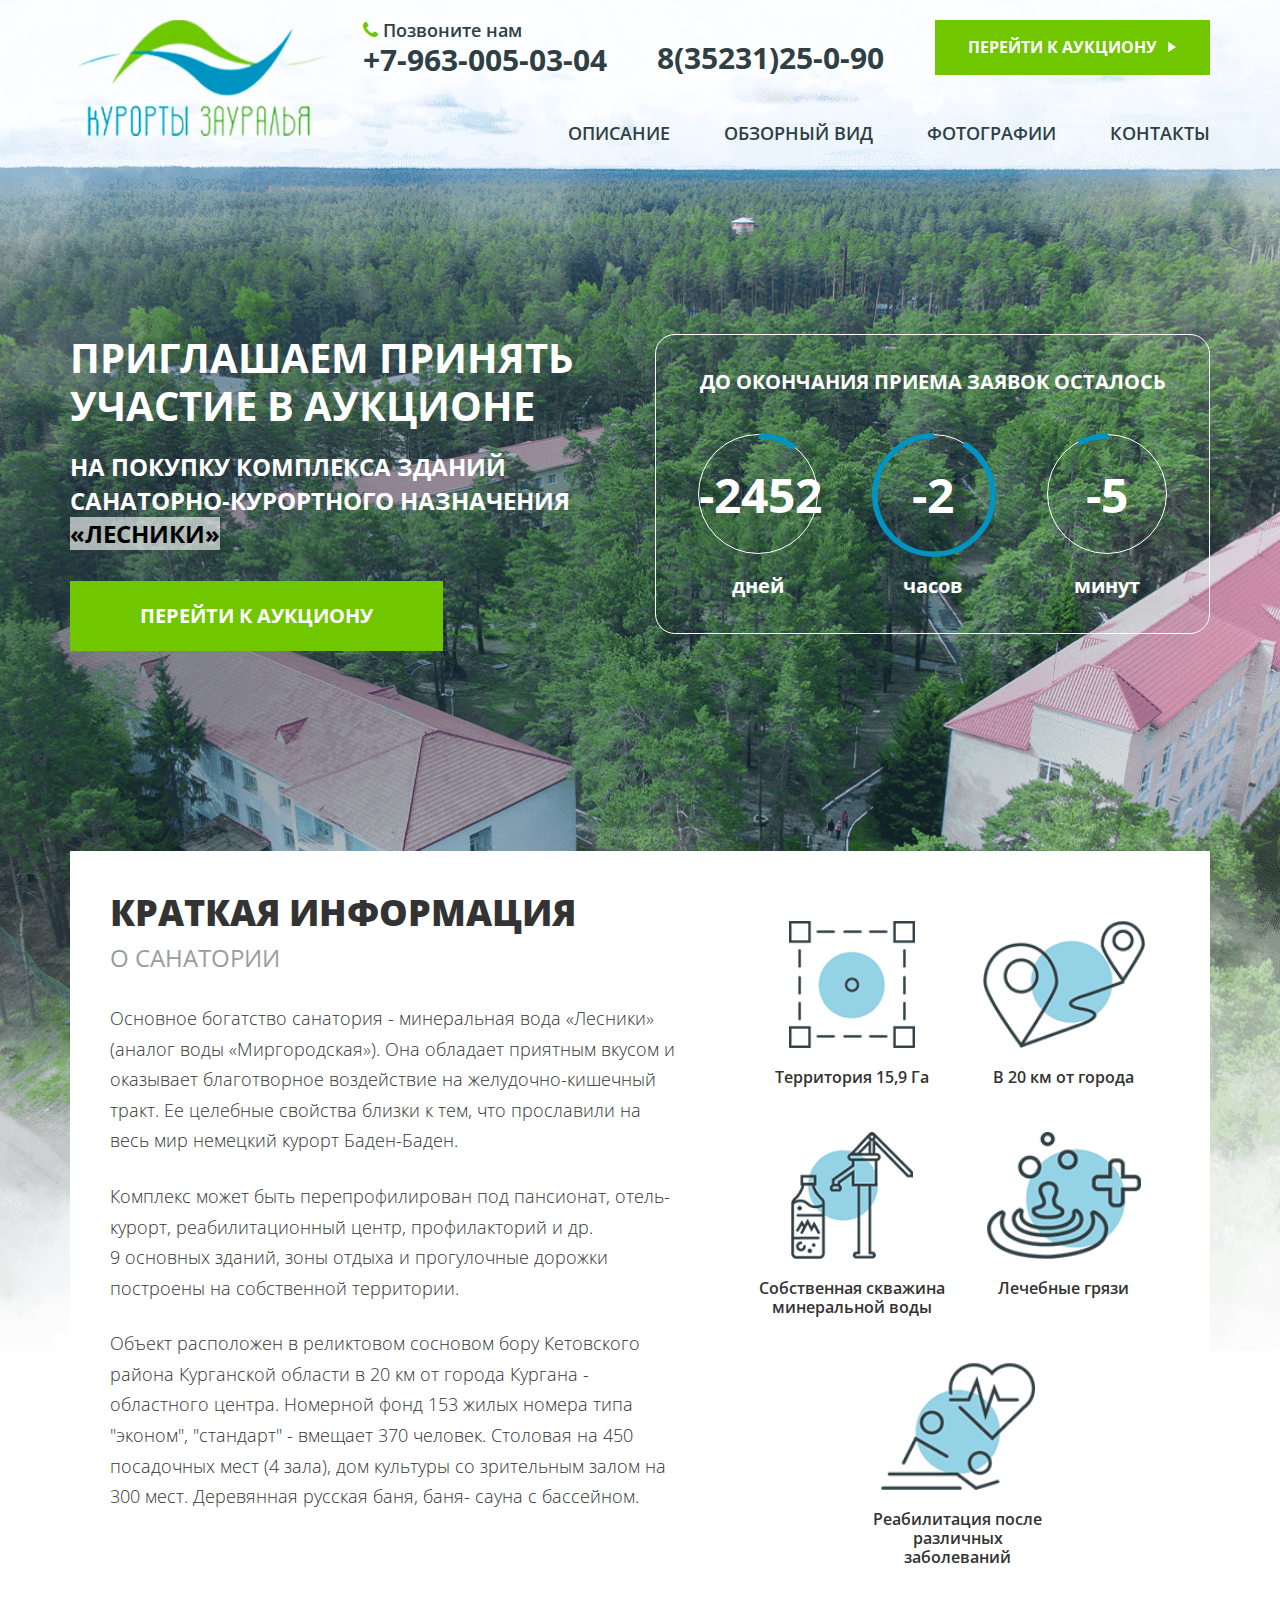
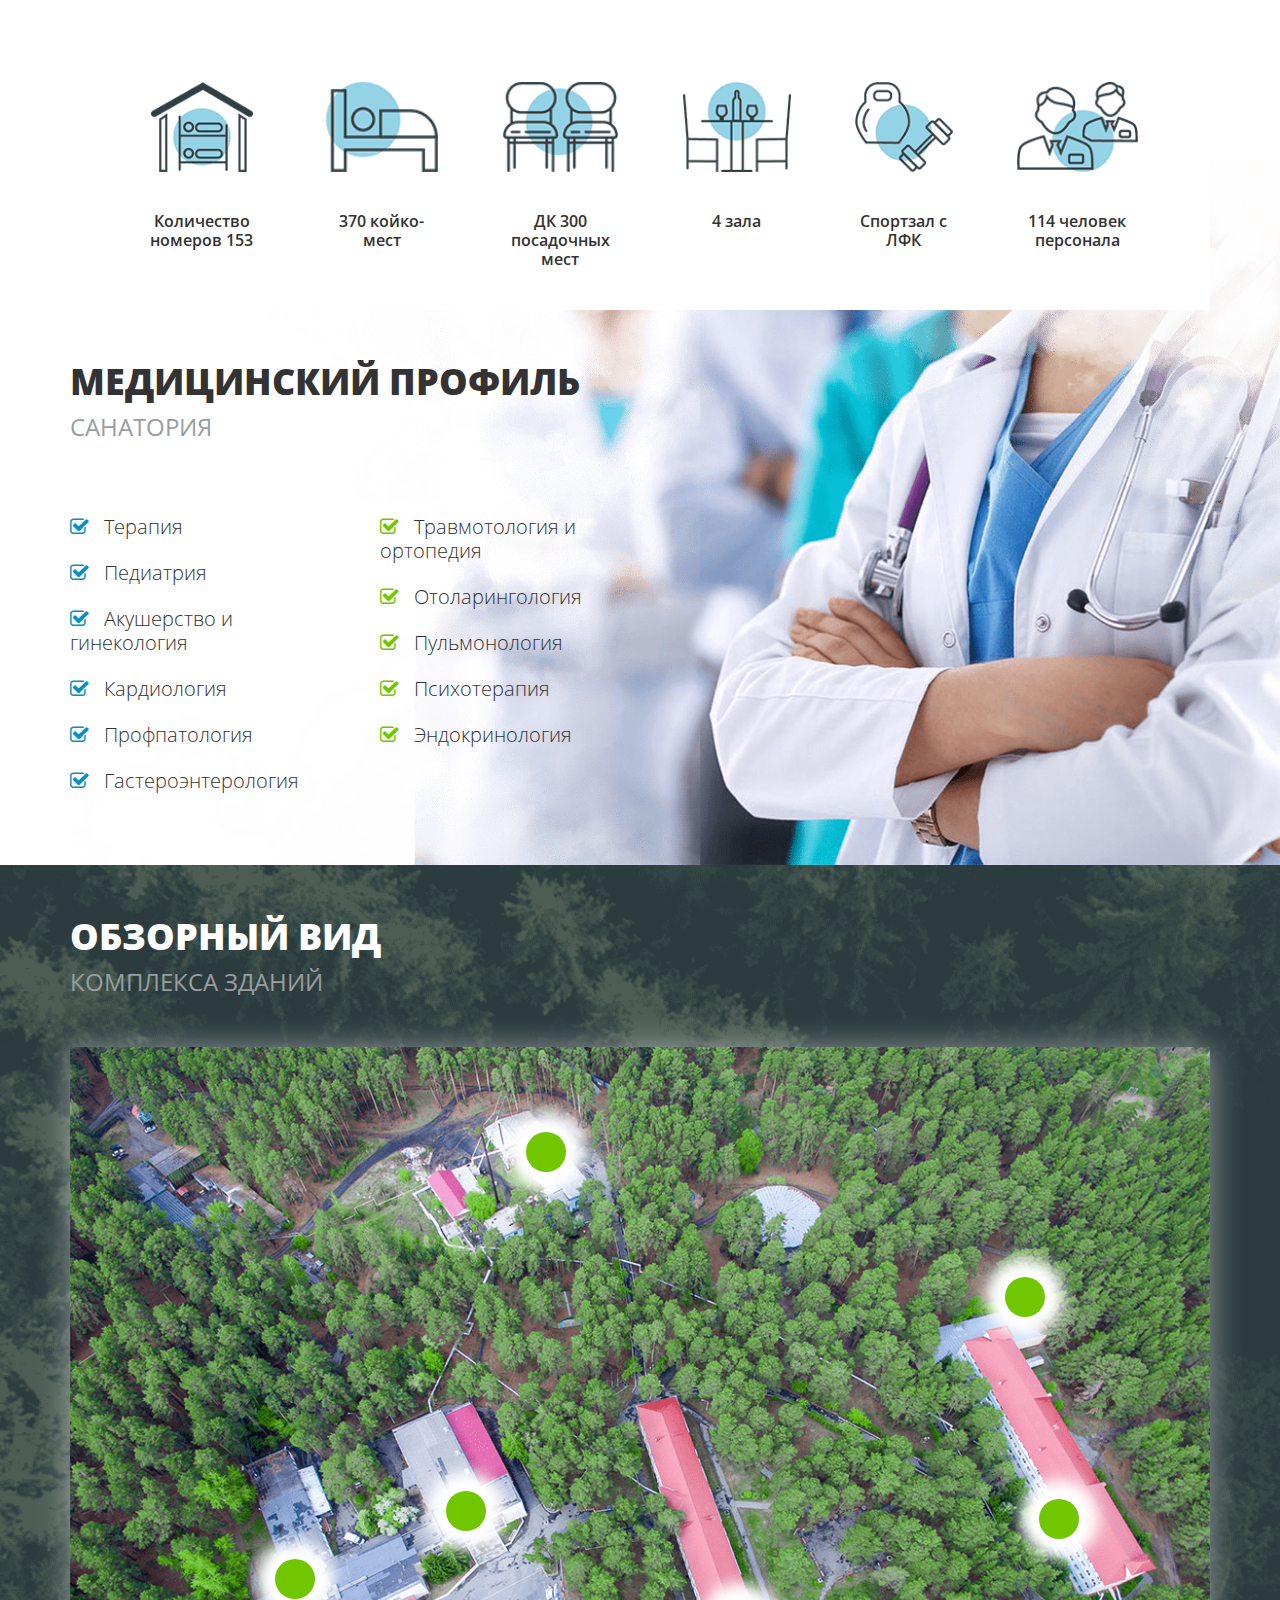
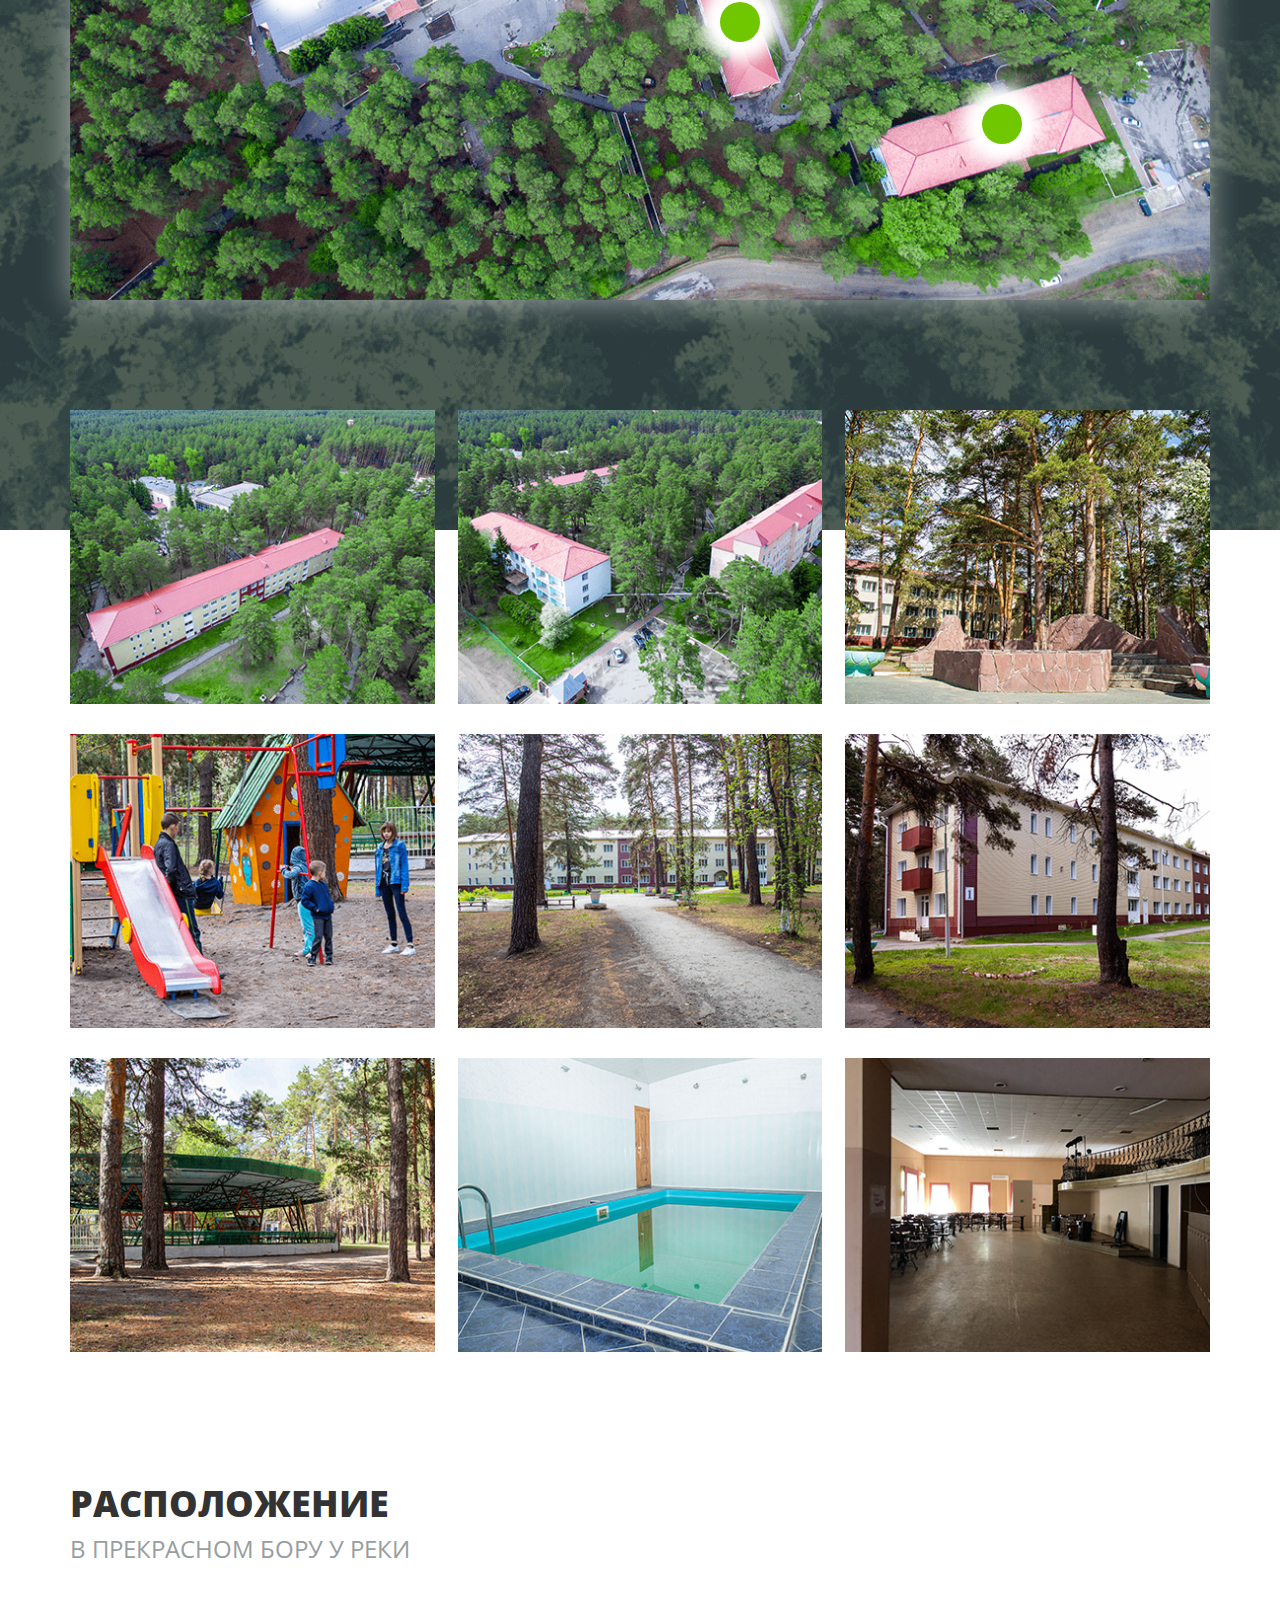
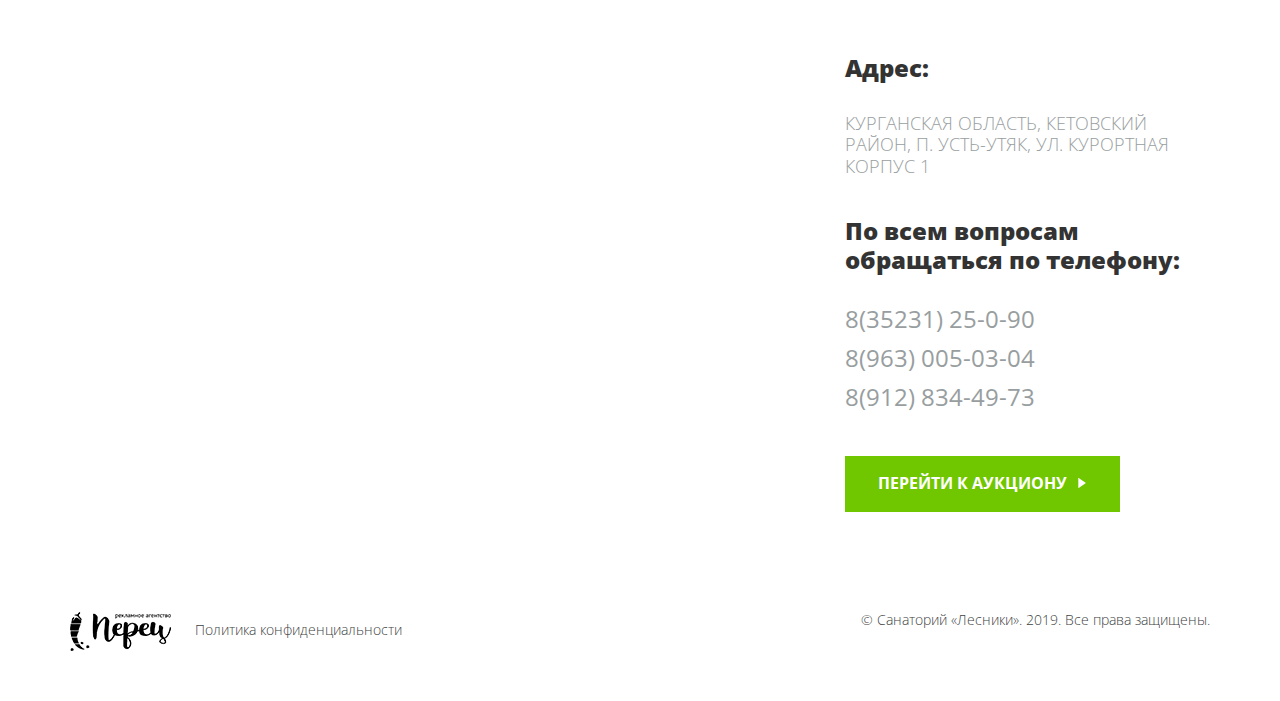
<file: санаторий-лесники/index.html>
<!DOCTYPE html>
<html lang="ru">
<head>
	<meta charset="UTF-8">
	<meta name="viewport" content="width=device-width, initial-scale=1">
	<title>Курорты зауралья</title>

	<link href="https://fonts.googleapis.com/css?family=Open+Sans:400,600,700,800&display=swap&subset=cyrillic" rel="stylesheet">

	<link rel="stylesheet" href="css/bootstrap.grid.css">
	<link rel="stylesheet" href="css/font-awesome.min.css">
	<link rel="stylesheet" href="css/fancybox.css">
	<link rel="stylesheet" href="css/style.css">
	<link rel="stylesheet" href="media/media.css">

	<!— Yandex.Metrika counter —>
	<script type="text/javascript" >
	(function(m,e,t,r,i,k,a){m[i]=m[i]||function(){(m[i].a=m[i].a||[]).push(arguments)};
	m[i].l=1*new Date();k=e.createElement(t),a=e.getElementsByTagName(t)[0],k.async=1,k.src=r,a.parentNode.insertBefore(k,a)})
	(window, document, "script", "https://mc.yandex.ru/metrika/tag.js", "ym");

	ym(55789723, "init", {
	clickmap:true,
	trackLinks:true,
	accurateTrackBounce:true,
	webvisor:true
	});
	</script>
	<noscript><div><img src="https://mc.yandex.ru/watch/55789723" style="position:absolute; left:-9999px;" alt="" /></div></noscript>
	<!— /Yandex.Metrika counter —>

</head>
<body>

<header id="header">
	<nav id="nav">
		<div class="container">
			<div class="row">
				<div class="logo-box col-md-3 col-sm-12">
					<img src="img/logo.png" class="logo">
				</div>

				<div class="nav-box col-md-9 col-sm-12">
					<div class="phone-box">
						<div class="phone-mobile-box">
							<p class="phone-cta-text">
								<i class="fa fa-phone"></i>
								Позвоните нам
							</p>
							<a href="tel:+7-963-005-03-04" class="phone-wrap">
								+7-963-005-03-04
							</a>
						</div>

						<div class="phone-city-box">
							<a href="tel:8(35231)25-0-90" class="phone-wrap">
								8(35231)25-0-90
							</a>
						</div>

						<div class="phone-btn-box">
							<a target="blank" href="http://www.zauralkurort.ru/buyer/aukcion/">
								<button class="btn btn-phone btn-phone-nav">
									Перейти к аукциону   
									<img src="img/arrow-phone-btn.svg">
								</button>
							</a>
						</div>
					</div>	
                   
					<ul class="nav-menu-box">
						<li><a href="#advantages">Описание</a></li>
						<li><a href="#view">Обзорный вид</a></li>
						<li><a href="#galery">Фотографии</a></li>
						<li><a href="#contacts">Контакты</a></li>
					</ul>		
				</div>
			</div>
		</div>
	</nav>

	<div class="offer-box">
		<div class="container">
			<div class="row">
				<div class="offer-block col-md-6 col-xs-12">
					<h1 class="offer">
						Приглашаем принять участие в аукционе 
					</h1>
					<h2 class="offer-subtitle">
						на покупку комплекса зданий
						санаторно-курортного назначения 
						<span>
							«Лесники»
						</span>
					</h2>

					<a target="blank" href="http://www.zauralkurort.ru/buyer/aukcion/">
						<button class="btn btn-offer">
							Перейти к аукциону
						</button>
					</a>
				</div>

				<div class="timer-box col-md-6 col-xs-12">
					<div class="timer-block">
						<h3 class="timer-heading">
							До окончания приема заявок осталось
						</h3>

						<div class="timer-wrap">
							<div class="timer-item">
								<div class="timer-item-block">
									<svg class="timer-svg timer-svg-day" width="124" height="124" viewBox="0 0 223 223" fill="none" xmlns="http://www.w3.org/2000/svg">
									<circle cx="111.5" cy="111.5" r="106.5" stroke="#0094C3" stroke-width="10" 
									stroke-dasharray="669 669"
									stroke-dashoffset="600"/>
									</svg>
									<span class="day"></span>
								</div>
								<p class="timer-item-text">
									дней
								</p>
							</div>

							<div class="timer-item">
								<div class="timer-item-block">
									<svg class="timer-svg timer-svg-hours" width="124" height="124" viewBox="0 0 223 223" fill="none" xmlns="http://www.w3.org/2000/svg">
									<circle cx="111.5" cy="111.5" r="106.5" stroke="#0094C3" stroke-width="10" 
									stroke-dasharray="669 669"
									stroke-dashoffset="600"/>
									</svg>
									<span class="hours"></span>
								</div>
								<p class="timer-item-text">
									часов
								</p>
							</div>

							<div class="timer-item">
								<div class="timer-item-block">
									<svg class="timer-svg timer-svg-minutes" width="124" height="124" viewBox="0 0 223 223" fill="none" xmlns="http://www.w3.org/2000/svg">
									<circle cx="111.5" cy="111.5" r="106.5" stroke="#0094C3" stroke-width="10" 
									stroke-dasharray="669 669"
									stroke-dashoffset="600"/>
									</svg>
									<span class="minutes"></span>
								</div>
								<p class="timer-item-text">
									минут
								</p>
							</div>
						</div>
					</div>
				</div>
			</div>
		</div>
	</div>
</header>

<div id="advantages">
	<div class="container">
		<div class="advantages-box clearfix">
			<div class="advantages-content">
				<h2 class="heading heading-advantages">
					Краткая информация
				</h2>
				<h3 class="subtitle-advantages">
					о  санатории
				</h3>

				<p class="advantages-text">
					Основное богатство санатория - минеральная вода «Лесники» (аналог воды «Миргородская»). Она обладает приятным вкусом и оказывает благотворное воздействие на желудочно-кишечный тракт. Ее целебные свойства близки к тем, что прославили на весь мир немецкий курорт Баден-Баден.
				</p>
				<p class="advantages-text">
					Комплекс может быть перепрофилирован под пансионат, отель-курорт, реабилитационный центр, профилакторий и др. <br>
					9 основных зданий, зоны отдыха и прогулочные дорожки построены на собственной территории.
				</p>
				<p class="advantages-text">
					Объект расположен в реликтовом сосновом бору Кетовского района Курганской области в 20 км от города Кургана - областного центра.
					Номерной фонд 153 жилых номера типа "эконом", "стандарт" - вмещает 370 человек.
					Столовая на 450 посадочных мест (4 зала), дом культуры со зрительным залом на 300 мест. Деревянная русская баня, баня- сауна с бассейном.
				</p>
			</div>

			<div class="advantages-icons-box">
				<div class="advantages-icon">
					<img src="img/ico-1.png" class="advantages-icon-img">
					<p class="advantages-text-ico">
						Территория 15,9 Га
					</p>
				</div>

				<div class="advantages-icon">
					<img src="img/ico-2.png" class="advantages-icon-img">
					<p class="advantages-text-ico">
						В 20 км от города
					</p>
				</div>

				<div class="advantages-icon">
					<img src="img/ico-3.png" class="advantages-icon-img">
					<p class="advantages-text-ico">
						Собственная скважина минеральной воды
					</p>
				</div>

				<div class="advantages-icon">
					<img src="img/ico-4.png" class="advantages-icon-img">
					<p class="advantages-text-ico">
						Лечебные грязи
					</p>
				</div>

				<div class="advantages-icon">
					<img src="img/ico-5.png" class="advantages-icon-img">
					<p class="advantages-text-ico">
						Реабилитация после различных заболеваний
					</p>
				</div>
			</div>

			<div class="advantages-icons-down-box">
				<div class="advantages-down">
					<img src="img/ico-6.png" class="advantages-icon-img">
					<p class="advantages-text-ico">
						Количество номеров 153
					</p>
				</div>

				<div class="advantages-down">
					<img src="img/ico-7.png" class="advantages-icon-img">
					<p class="advantages-text-ico">
						370 койко-мест
					</p>
				</div>

				<div class="advantages-down">
					<img src="img/ico-8.png" class="advantages-icon-img">
					<p class="advantages-text-ico">
						ДК 300 посадочных мест
					</p>
				</div>

				<div class="advantages-down">
					<img src="img/ico-9.png" class="advantages-icon-img">
					<p class="advantages-text-ico">
						 4 зала
					</p>
				</div>

				<div class="advantages-down">
					<img src="img/ico-10.png" class="advantages-icon-img">
					<p class="advantages-text-ico">
						Спортзал с ЛФК
					</p>
				</div>

				<div class="advantages-down">
					<img src="img/ico-11.png" class="advantages-icon-img">
					<p class="advantages-text-ico">
						114 человек персонала
					</p>
				</div>
			</div>
		</div>
	</div>
</div>

<section id="profile">
	<div class="container">
		<div class="row">
			<h2 class="heading heading-profile col-xs-12">
				Медицинский профиль
			</h2>

			<h3 class="subtitle col-xs-12">
				санатория
			</h3>

			<ul class="profile-content-box col-xs-12">
				<li class="profile-content">
					<i class="fa fa-check-square-o"></i>
					Терапия
				</li>

				<li class="profile-content">
					<i class="fa fa-check-square-o"></i>
					Педиатрия
				</li>

				<li class="profile-content">
					<i class="fa fa-check-square-o"></i>
					Акушерство и                                         гинекология
				</li>

				<li class="profile-content">
					<i class="fa fa-check-square-o"></i>
					Кардиология
				</li>

				<li class="profile-content">
					<i class="fa fa-check-square-o"></i>
					Профпатология
				</li>

				<li class="profile-content">
					<i class="fa fa-check-square-o"></i>
					Гастероэнтерология
				</li>
			</ul>

			<ul class="profile-content-box profile-content-box-green col-xs-12">
				<li class="profile-content">
					<i class="fa fa-check-square-o"></i>
					Травмотология и ортопедия
				</li>

				<li class="profile-content">
					<i class="fa fa-check-square-o"></i>
					Отоларингология
				</li>

				<li class="profile-content">
					<i class="fa fa-check-square-o"></i>
					Пульмонология
				</li>

				<li class="profile-content">
					<i class="fa fa-check-square-o"></i>
					Психотерапия
				</li>

				<li class="profile-content">
					<i class="fa fa-check-square-o"></i>
					Эндокринология
				</li>
			</ul>
		</div>
	</div>
</section>

<section id="view">
	<div class="container">
		<h2 class="heading heading-view">
			Обзорный вид
		</h2>

		<h3 class="subtitle subtitle-view">
			комплекса зданий
		</h3>

		<div class="view-map-box">
			<div class="view-point view-point-1">
				<div class="view-wrap-rel">
					<div class="view-text view-text-down">
						Котельная
					</div>
				</div>
			</div>
			<div class="view-point view-point-2">
				<div class="view-wrap-rel">
					<div class="view-text view-text-top">
						Столовая
					</div>
				</div>
			</div>
			<div class="view-point view-point-3">
				<div class="view-wrap-rel">
					<div class="view-text view-text-top">
						Здание клуба
					</div>
				</div>
			</div>
			<div class="view-point view-point-4">
				<div class="view-wrap-rel">
					<div class="view-text view-text-down">
						Здание спального корпуса №1
					</div>
				</div>
			</div>
			<div class="view-point view-point-5">
				<div class="view-wrap-rel">
					<div class="view-text view-text-top view-text-end">
						Здание спального корпуса №2
					</div>
				</div>
			</div>
			<div class="view-point view-point-6">
				<div class="view-wrap-rel">
					<div class="view-text view-text-down view-text-end view-text-full-end">
						Здание спального корпуса №3
					</div>
				</div>
			</div>
			<div class="view-point view-point-7">
				<div class="view-wrap-rel">
					<div class="view-text view-text-down view-text-end">
						Баня-сауна
					</div>
				</div>
			</div>
			<img src="img/view-map.png" class="view-img">
		</div>
	</div>
</section>

<section id="galery">
	<div class="container">
		<div class="foto-wrap">
			<a data-fancybox="foto" href="img/foto-pop-1.png" class="foto-box">
				<img src="img/foto-1.png" class="foto">
				
				<div class="done-foto">
					<i class="fa fa-search"></i>
				</div>
			</a>

			<a data-fancybox="foto" href="img/foto-pop-2.png" class="foto-box">
				<img src="img/foto-2.png" class="foto">
				
				<div class="done-foto">
					<i class="fa fa-search"></i>
				</div>
			</a>

			<a data-fancybox="foto" href="img/foto-pop-3.png" class="foto-box">
				<img src="img/foto-3.png" class="foto">
				
				<div class="done-foto">
					<i class="fa fa-search"></i>
				</div>
			</a>

			<a data-fancybox="foto" href="img/foto-pop-4.png" class="foto-box">
				<img src="img/foto-4.png" class="foto">
				
				<div class="done-foto">
					<i class="fa fa-search"></i>
				</div>
			</a>

			<a data-fancybox="foto" href="img/foto-pop-5.png" class="foto-box">
				<img src="img/foto-5.png" class="foto">
				
				<div class="done-foto">
					<i class="fa fa-search"></i>
				</div>
			</a>

			<a data-fancybox="foto" href="img/foto-pop-6.png" class="foto-box">
				<img src="img/foto-6.png" class="foto">
				<div class="done-foto">
					<i class="fa fa-search"></i>
				</div>
			</a>

			<div data-fancybox="foto" href="img/foto-pop-7.png" class="foto-box">
				<img src="img/foto-7.png" class="foto">
				<div class="done-foto">
					<i class="fa fa-search"></i>
				</div>
			</div>

			<div data-fancybox="foto" href="img/foto-pop-8.png" class="foto-box">
				<img src="img/foto-8.png" class="foto">
				<div class="done-foto">
					<i class="fa fa-search"></i>
				</div>
			</div>

			<div data-fancybox="foto" href="img/foto-pop-9.png" class="foto-box">
				<img src="img/foto-9.png" class="foto">
				<div class="done-foto">
					<i class="fa fa-search"></i>
				</div>
			</div>
		</div>
	</div>
</section>

<section id="contacts">
	<div class="container">
		<div class="row">
			<h2 class="heading contacts-heading col-xs-12">
				Расположение
			</h2>

			<h3 class="subtitle col-xs-12">
				в прекрасном бору у реки
			</h3>

			<div class="contacts-map col-md-8 col-xs-12">
				<div class="desk-map">
					<script type="text/javascript" charset="utf-8" async src="https://api-maps.yandex.ru/services/constructor/1.0/js/?um=constructor%3A94884397da8b1d7313e40c0370c9ca8ac74b9cded3d6eca4fc3a9b2cddebb840&amp;width=100%25&amp;height=650&amp;lang=ru_RU&amp;scroll=true"></script>
				</div>	

				<div class="mob-map">
					<script type="text/javascript" charset="utf-8" async src="https://api-maps.yandex.ru/services/constructor/1.0/js/?um=constructor%3A94884397da8b1d7313e40c0370c9ca8ac74b9cded3d6eca4fc3a9b2cddebb840&amp;width=100%25&amp;height=300&amp;lang=ru_RU&amp;scroll=true"></script>
				</div>	
			</div>

			<div class="contacts-content col-md-4 col-xs-12">
				<h3 class="contacts-title">
					Адрес:
				</h3>

				<p class="contacts-text">
					Курганская область, Кетовский район, п. Усть-Утяк, ул. Курортная корпус 1
				</p>

				<h3 class="contacts-title">
					По всем вопросам обращаться по телефону:
				</h3>

				<a href="tel:8(35231)25-0-90" class="contacts-link">
					8(35231) 25-0-90
				</a>

				<a href="tel:8 963 005 03 04" class="contacts-link">
					8(963) 005-03-04
				</a>

				<a href="tel:89128344973" class="contacts-link">
					8(912) 834-49-73
				</a>

				<a target="blank" href="http://www.zauralkurort.ru/buyer/aukcion/">
					<button class="btn btn-phone btn-contacts">
						Перейти к аукциону <img src="img/arrow-phone-btn.svg">
					</button>
				</a>
			</div>
		</div>
	</div>
</section>

<footer id="footer">
	<div class="container">
		<div class="footer-wrap">
			<div class="logo-footer-box">
				<img src="img/logo-footer.png" alt="" class="logo-footer">
				<a>
					Политика конфиденциальности
				</a>
			</div>

			<div class="footer-info">
				© Санаторий «Лесники». 2019. Все права защищены.
			</div>
		</div>
	</div>
</footer>

<script src="js/jquery-1.12.4.min.js"></script>
<script src="js/fancybox.js"></script>
<script src="js/script.js"></script>
<script>
	$("body").on('click', '[href*="#"]', function(e){
	  var fixed_offset = 100;
	  $('html,body').stop().animate({ scrollTop: $(this.hash).offset().top - fixed_offset }, 1000);
	  e.preventDefault();
	});
</script>

<script>
	jQuery(document).ready(function($) {
		var addPoint = function() {
			$(".view-point").removeClass('view-point-active');
			$(this).addClass('view-point-active');
		}

		$(".view-point").click(addPoint);
	});
</script>
</body>
</html>
</file>
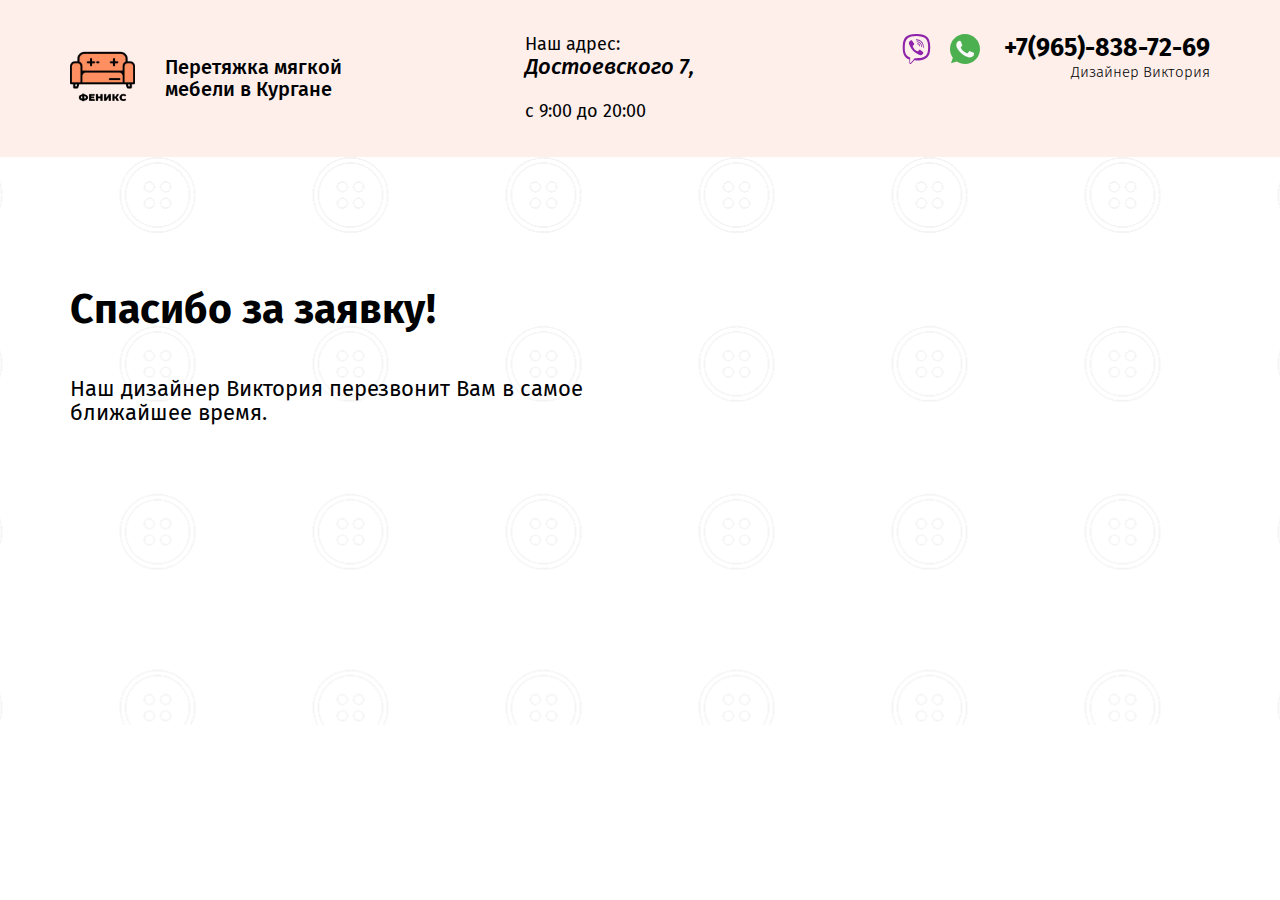
<file: перетяжка-мебели/thanks.html>
<!DOCTYPE html>
<html lang="ru">
<head>
	<meta charset="UTF-8">
	<meta name="viewport" content="width=device-width, initial-scale=1">
	<title>Спасибо за заявку!</title>

	<link href="https://fonts.googleapis.com/css?family=Fira+Sans:300,300i,400,500,500i,700,700i&display=swap" rel="stylesheet">

	<link rel="stylesheet" href="css/bootstrap.grid.css">
	<link rel="stylesheet" href="css/font-awesome.min.css">
	<link rel="stylesheet" href="css/slick-theme.css">
	<link rel="stylesheet" href="css/slick.css">
	<link rel="stylesheet" href="css/style.css">
	<link rel="stylesheet" href="media/media.css">

	<!-- Yandex.Metrika counter --> <script type="text/javascript" > (function(m,e,t,r,i,k,a){m[i]=m[i]||function(){(m[i].a=m[i].a||[]).push(arguments)}; m[i].l=1*new Date();k=e.createElement(t),a=e.getElementsByTagName(t)[0],k.async=1,k.src=r,a.parentNode.insertBefore(k,a)}) (window, document, "script", "https://mc.yandex.ru/metrika/tag.js", "ym"); ym(55883206, "init", { clickmap:true, trackLinks:true, accurateTrackBounce:true, webvisor:true }); </script> <noscript><div><img src="https://mc.yandex.ru/watch/55883206" style="position:absolute; left:-9999px;" alt="" /></div></noscript> <!-- /Yandex.Metrika counter -->
	  
	  <script type="text/javascript">!function(){var t=document.createElement("script");t.type="text/javascript",t.async=!0,t.src="https://vk.com/js/api/openapi.js?162",t.onload=function(){VK.Retargeting.Init("VK-RTRG-409626-dvZRq"),VK.Retargeting.Hit()},document.head.appendChild(t)}();</script><noscript><img src="https://vk.com/rtrg?p=VK-RTRG-409626-dvZRq" style="position:fixed; left:-999px;" alt=""/></noscript>
	  
	  <!-- Facebook Pixel Code -->
	    <script>
	      !function(f,b,e,v,n,t,s)
	      {if(f.fbq)return;n=f.fbq=function(){n.callMethod?
	      n.callMethod.apply(n,arguments):n.queue.push(arguments)};
	      if(!f._fbq)f._fbq=n;n.push=n;n.loaded=!0;n.version='2.0';
	      n.queue=[];t=b.createElement(e);t.async=!0;
	      t.src=v;s=b.getElementsByTagName(e)[0];
	      s.parentNode.insertBefore(t,s)}(window, document,'script',
	      'https://connect.facebook.net/en_US/fbevents.js');
	      fbq('init', '391435104871504');
	      fbq('track', 'PageView');
	    </script>
	    <noscript><img height="1" width="1" style="display:none"
	      src="https://www.facebook.com/tr?id=391435104871504&ev=PageView&noscript=1"
	    /></noscript>
	    <!-- End Facebook Pixel Code -->
	    
	    <script>
	      fbq('track', 'Lead');
	    </script>

</head>
<body>

<nav class="nav">
	<div class="container">
		<div class="row">
			<div class="logo-box col-md-4 col-sm-6 col-xs-12">
				<img src="img/logo.png" class="logo">
				<p class="logo-text">
					Перетяжка мягкой<br>
					мебели в Кургане
				</p>
			</div>

			<div class="adress-box col-md-4">
				<p class="adress">
					Наш адрес: <br>
					<span class="adress-name">
						Достоевского 7,
					</span>
				</p>
				<p class="work-time">
					с 9:00 до 20:00
				</p>
			</div>

			<div class="phone-box col-md-4 col-sm-6 col-xs-12">
				<div class="phone-wrap">
					<img src="img/viber.svg" class="message-nav">
					<img src="img/whatsapp.svg" class="message-nav">
					<a href="tel:+7(965)-838-72-69" class="phone">
						+7(965)-838-72-69
					</a>
				</div>

				<p class="phone-subtext">
					Дизайнер Виктория
				</p>
			</div>
		</div>
	</div>
</nav>

<header id="header" style="padding-bottom: 300px">
	<div class="container">
		<div class="row">
			<div class="offer-box col-md-8 col-xs-12">
				<h1 class="offer">
					Спасибо за заявку! 
				</h1>
				<h2 class="subtitle">
					Наш дизайнер Виктория перезвонит Вам в самое ближайшее время.
				</h2>
			</div>	
		</div>
	</div>
</header>

</body>
</html>
</file>
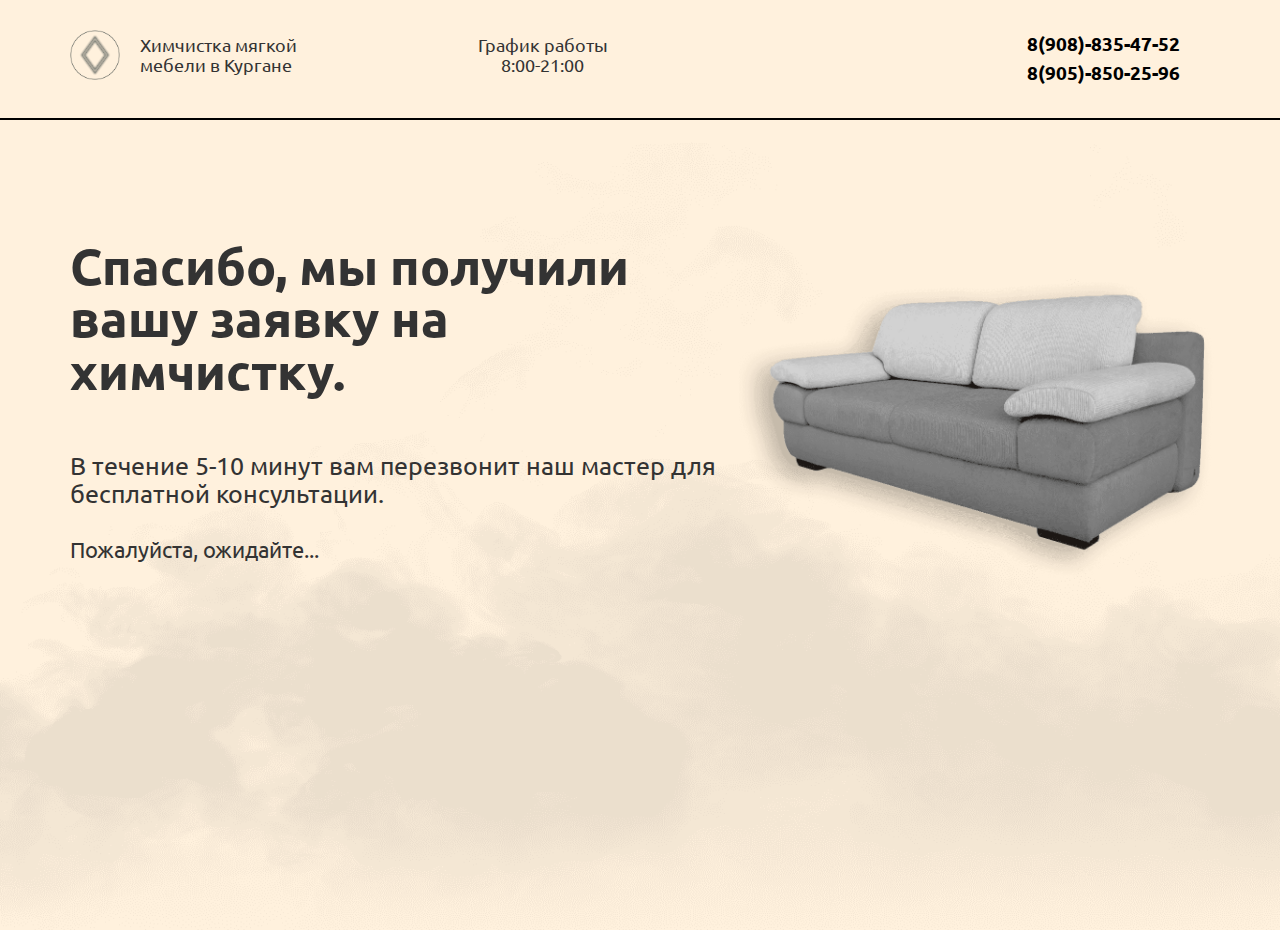
<file: химчистка-лендинг/thanks.html>
<!DOCTYPE html>
<html lang="ru">
<head>
	<meta charset="UTF-8">
	<meta name="viewport" content="width=device-width, initial-scale=1">
	<title>Спасибо за заявку на химчистку мебели</title>

	<link href="https://fonts.googleapis.com/css?family=Ubuntu:300,400,700&display=swap&subset=cyrillic" rel="stylesheet">

	<link rel="stylesheet" href="css/bootstrap.grid.css">
	<link rel="stylesheet" href="css/font-awesome.min.css">
	<link rel="stylesheet" href="css/slick-theme.css">
	<link rel="stylesheet" href="css/slick.css">
	<link rel="stylesheet" href="css/style.css">
	<link rel="stylesheet" href="media/media.css">

	<link rel="icon" href ="img/fav.png" type= "image/x-icon" > 
	<link rel="shortcut icon" href ="img/fav.png" type="image/x-icon">	

	<!-- Яндекс.Метрика -->
	<!-- Yandex.Metrika counter --> <script type="text/javascript" > (function(m,e,t,r,i,k,a){m[i]=m[i]||function(){(m[i].a=m[i].a||[]).push(arguments)}; m[i].l=1*new Date();k=e.createElement(t),a=e.getElementsByTagName(t)[0],k.async=1,k.src=r,a.parentNode.insertBefore(k,a)}) (window, document, "script", "https://mc.yandex.ru/metrika/tag.js", "ym"); ym(67141348, "init", { clickmap:true, trackLinks:true, accurateTrackBounce:true, webvisor:true }); </script> <noscript><div><img src="https://mc.yandex.ru/watch/67141348" style="position:absolute; left:-9999px;" alt="" /></div></noscript> <!-- /Yandex.Metrika counter -->
	<!-- / Яндекс.Метрика -->

	<!-- Facebook Pixel Code -->
	<script>
	!function(f,b,e,v,n,t,s)
	{if(f.fbq)return;n=f.fbq=function(){n.callMethod?
	n.callMethod.apply(n,arguments):n.queue.push(arguments)};
	if(!f._fbq)f._fbq=n;n.push=n;n.loaded=!0;n.version='2.0';
	n.queue=[];t=b.createElement(e);t.async=!0;
	t.src=v;s=b.getElementsByTagName(e)[0];
	s.parentNode.insertBefore(t,s)}(window, document,'script',
	'https://connect.facebook.net/en_US/fbevents.js');
	fbq('init', '320660315670769');
	fbq('track', 'PageView');
	fbq('track', 'Lead');
	</script>
	<noscript><img height="1" width="1" style="display:none"
	src="https://www.facebook.com/tr?id=320660315670769&ev=PageView&noscript=1"
	/></noscript>
	<!-- End Facebook Pixel Code -->

	<!-- Пиксель ВКонтакте -->
	<script type="text/javascript">!function(){var t=document.createElement("script");t.type="text/javascript",t.async=!0,t.src="https://vk.com/js/api/openapi.js?168",t.onload=function(){VK.Retargeting.Init("VK-RTRG-523574-3bbFF"),VK.Retargeting.Hit()},document.head.appendChild(t)}();</script><noscript><img src="https://vk.com/rtrg?p=VK-RTRG-523574-3bbFF" style="position:fixed; left:-999px;" alt=""/></noscript>
	<!-- / Пиксель ВКонтакте -->

</head>
<body>

	<header id="header">
		<div class="container">
			<div class="row">
				<div class="logo_box col-md-4 col-sm-6 col-xs-6">
					<img src="img/fav.png" alt="Логотип" class="img_logo">
					<p class="logo_text">
						Химчистка мягкой <br> мебели в Кургане
					</p>
				</div>

				<div class="work_time_box col-md-2 col-sm-6">
					<p class="work_time">
						График работы <br> 8:00-21:00
					</p>
				</div>

				<div class="phone_box col-md-6 col-sm-12 col-xs-6">
					<div class="phone_block">
						<a class="tel" href="tel:89088354752">
							8(908)-835-47-52
						</a>

						<a class="tel" href="tel:8(905)-850-25-96">
							8(905)-850-25-96
						</a>
					</div>
				</div>
			</div>
		</div>
	</header>

	<section id="offer" class="thanks_offer">
		<div class="container">
			<div class="row">
				<div class="offer_box col-lg-7 col-md-9 col-xs-12">
					<h1 class="offer">
						Спасибо, мы получили вашу заявку на химчистку.
					</h1>

					<h2 class="suboffer">
						В течение 5-10 минут вам перезвонит наш мастер для бесплатной консультации. 
					</h2>

					<h3 class="offer_callback">
						Пожалуйста, ожидайте...
					</h3>
				</div>

				<div class="offer_img_box col-lg-5 col-md-3">
					<img src="img/divan-1.png" class="offer_img">
				</div>
			</div>
		</div>
	</section>

<script src="js/jquery-1.12.4.min.js"></script>
<script src="js/script.js"></script>
</body>
</html>
</file>
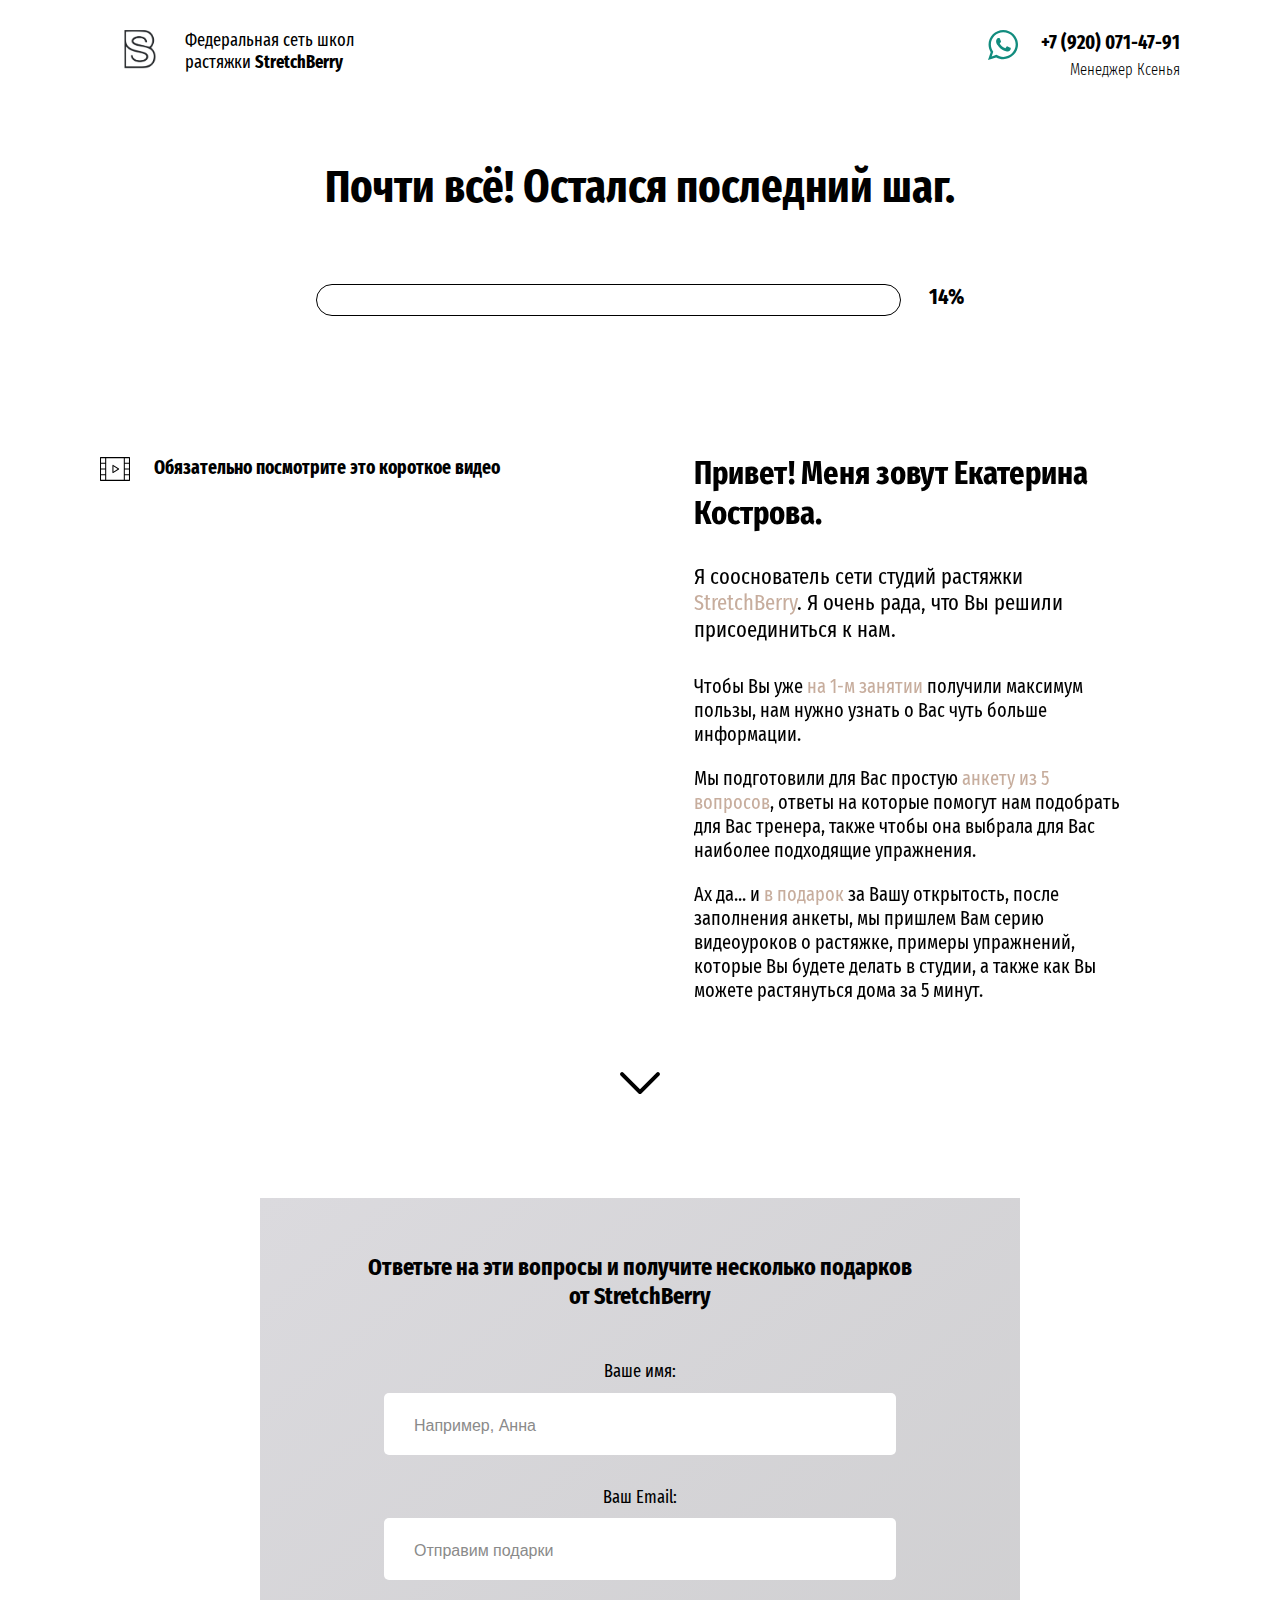
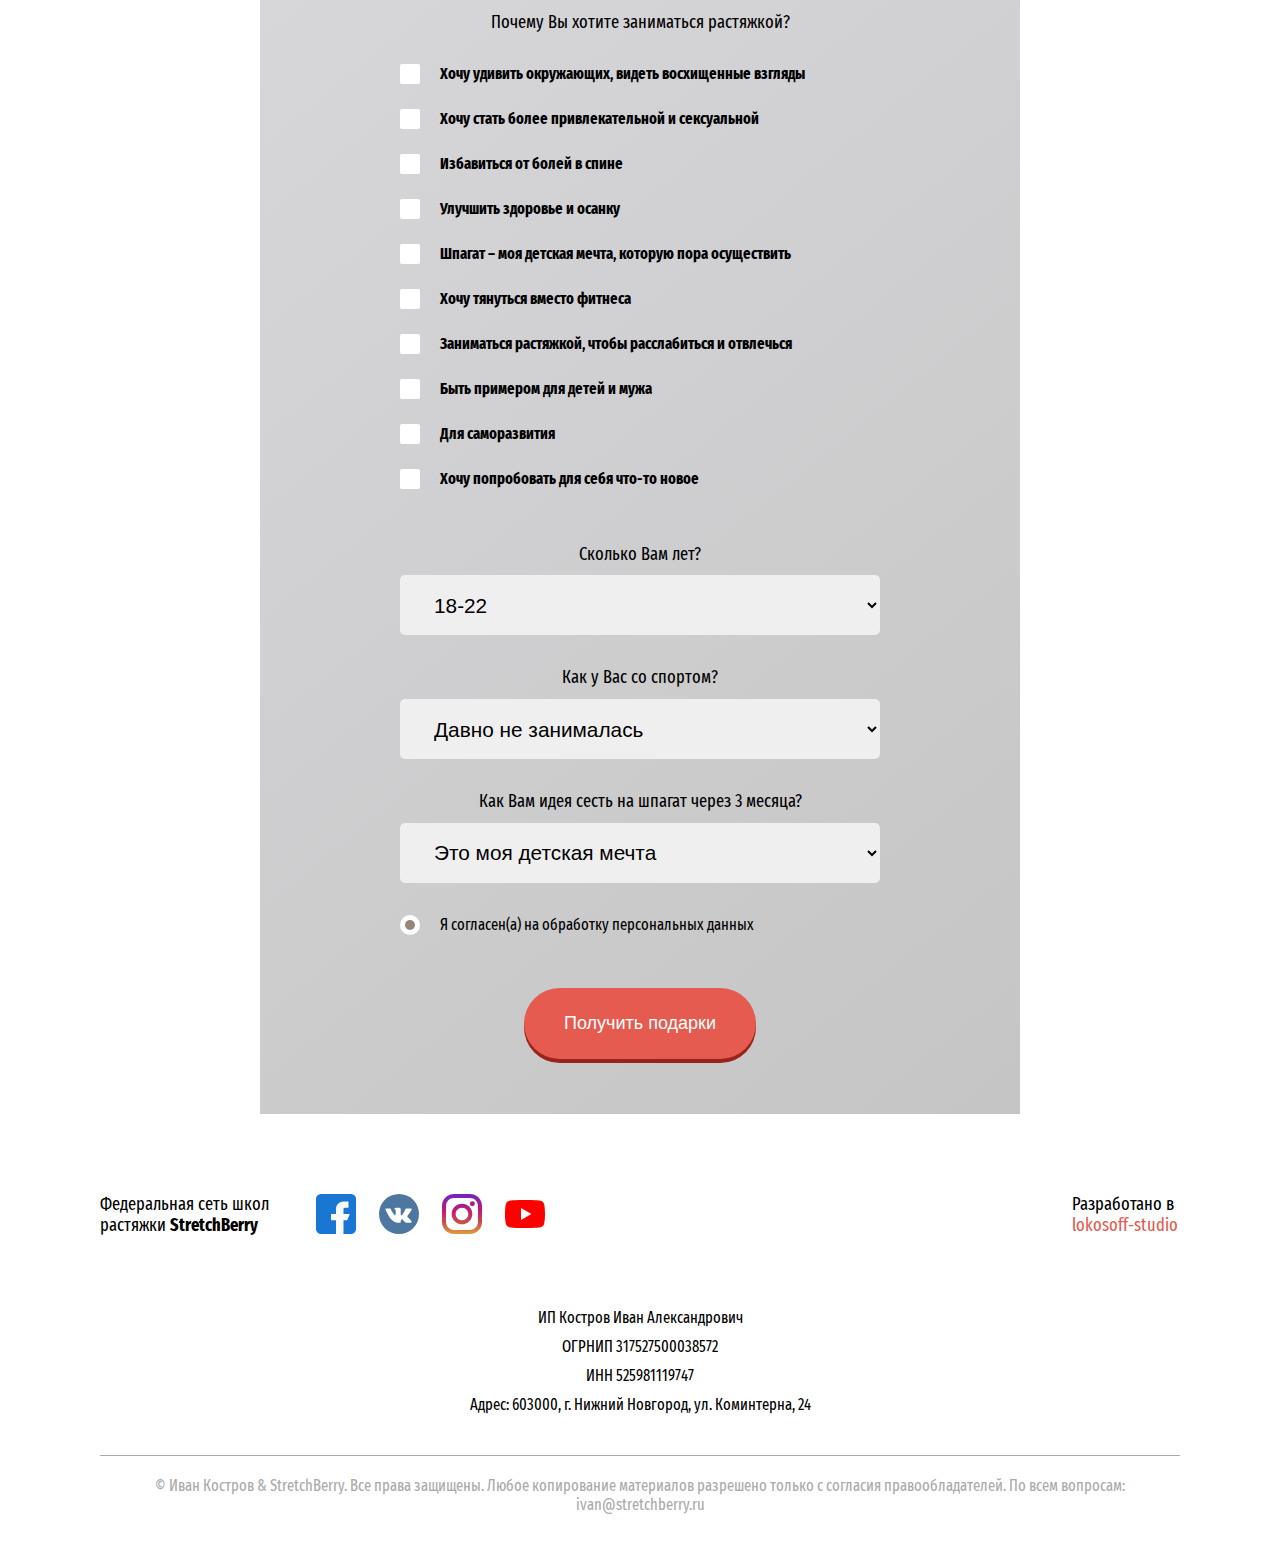
<file: школа-растяжки/form.html>
<!DOCTYPE html>
<html lang="ru">
<head>
	<meta charset="UTF-8">
	<meta name="viewport" content="width=device-width, initial-scale=1">
	<title>Сеть студий растяжки StretchBerry | Нижний Новгород | НН</title>

	<link href="https://fonts.googleapis.com/css?family=Fira+Sans+Extra+Condensed:300,400,700&display=swap&subset=cyrillic-ext" rel="stylesheet">

	<link rel="stylesheet" href="css/font-awesome.min.css">
	<link rel="stylesheet" href="css/style.css">
	<link rel="stylesheet" href="media/media.css">

	<link rel="icon" href ="img/logo.png" type= "image/x-icon" > 
	<link rel="shortcut icon" href ="img/logo.png" type="image/x-icon">	

	<!-- Yandex.Metrika counter --> <script type="text/javascript" > (function(m,e,t,r,i,k,a){m[i]=m[i]||function(){(m[i].a=m[i].a||[]).push(arguments)}; m[i].l=1*new Date();k=e.createElement(t),a=e.getElementsByTagName(t)[0],k.async=1,k.src=r,a.parentNode.insertBefore(k,a)}) (window, document, "script", "https://mc.yandex.ru/metrika/tag.js", "ym"); ym(53876050, "init", { clickmap:true, trackLinks:true, accurateTrackBounce:true, webvisor:true }); </script> <noscript><div><img src="https://mc.yandex.ru/watch/53876050" style="position:absolute; left:-9999px;" alt="" /></div></noscript> <!-- /Yandex.Metrika counter -->

	<!— Facebook Pixel Code —>
	<script>
	!function(f,b,e,v,n,t,s)
	{if(f.fbq)return;n=f.fbq=function(){n.callMethod?
	n.callMethod.apply(n,arguments):n.queue.push(arguments)};
	if(!f._fbq)f._fbq=n;n.push=n;n.loaded=!0;n.version='2.0';
	n.queue=[];t=b.createElement(e);t.async=!0;
	t.src=v;s=b.getElementsByTagName(e)[0];
	s.parentNode.insertBefore(t,s)}(window, document,'script',
	'https://connect.facebook.net/en_US/fbevents.js');
	fbq('init', '611067295953500');
	fbq('track', 'PageView');
	</script>
	<noscript><img height="1" width="1" style="display:none"
	src="https://www.facebook.com/tr?id=611067295953500&ev=PageVie.."
	/></noscript>
	<!— End Facebook Pixel Code —>
	<script>
	fbq('track', 'Lead');
	</script>

	<script type="text/javascript">!function(){var t=document.createElement("script");t.type="text/javascript",t.async=!0,t.src="https://vk.com/js/api/openapi.js?157",t.onload=function(){VK.Retargeting.Init("VK-RTRG-263894-67KJd"),VK.Retargeting.Hit()},document.head.appendChild(t)}();</script><noscript><img src="https://vk.com/rtrg?p=VK-RTRG-263894-67KJd" style="position:fixed; left:-999px;" alt=""/></noscript>

</head>
<body>
	<header id="header">
		<div class="padbox clearfix">
			<div class="logo_box">
				<img src="img/logo.png" alt="Логотип студии растяжки" class="logo_img">
				<p class="logo_text">
					Федеральная сеть школ <br> растяжки <b>StretchBerry</b>
				</p>
			</div>

			<div class="phone_box">
				<div class="phone_block">

					<a class="phone_mssg" href="https://api.whatsapp.com/send?phone=79200714791">
						<img class="phone_mssg_img" src="img/whatsapp.svg">
					</a>

					<a class="phone" href="tel:89200714791">
						+7 (920) 071-47-91 <br>
						<p class="phone_manager">
							Менеджер Ксенья
						</p>
					</a>
				</div>
			</div>
		</div>
	</header>

	<section id="offer_box" class="header_thanks">
		<div class="padbox">
			<h1 class="offer">
				Почти всё! Остался последний шаг.
			</h1>

			<div class="load_box">
				<div class="load_wrap">
					<div class="load_block"></div>
				</div>
				<div class="load_text">
					0%
				</div>
			</div>
		</div>
	</section>

	<section id="form_video">
		<div class="padbox clearfix">
			<div class="form_video_box">
				<p class="form_video_text">
					<img src="img/video-player.svg" alt="" class="form_video_ico">
					Обязательно посмотрите это короткое видео
				</p>
				<div class="video_form">
					<iframe class="video_form_iframe" src="https://www.youtube.com/embed/B3DpXOggF8g" frameborder="0" allow="accelerometer; autoplay; encrypted-media; gyroscope; picture-in-picture" allowfullscreen></iframe>
				</div>
			</div>
			<div class="form_text_box">
				<h2 class="heading about_form_title">
					Привет! Меня зовут Екатерина Кострова.
				</h2>

				<h3 class="about_heading_form">
					Я сооснователь сети студий растяжки <span class="color_action">StretchBerry</span>. Я очень рада, что Вы решили присоединиться к нам.
				</h3>

				<h4 class="about_text_form">
					Чтобы Вы уже <span class="color_action">на 1-м занятии</span> получили максимум пользы, нам нужно узнать о Вас чуть больше информации.
				</h4>

				<h4 class="about_text_form">
					Мы подготовили для Вас простую <span class="color_action">анкету из 5 вопросов</span>, ответы на которые помогут нам подобрать для Вас тренера, также чтобы она выбрала для Вас наиболее подходящие упражнения.
				</h4>

				<h4 class="about_text_form">
					Ах да... и <span class="color_action">в подарок</span> за Вашу открытость, после заполнения анкеты, мы пришлем Вам серию видеоуроков о растяжке, примеры упражнений, которые Вы будете делать в студии, а также как Вы можете растянуться дома за 5 минут.
				</h4>
			</div>

			<div class="arrow_down_box">
				<a href="#anketa" class="arrow_down">
					<img src="img/arrowDown.svg" alt="" class="arrow_down_img">
				</a>
			</div>
		</div>
	</section>

	<section id="anketa">
		<div class="padbox">
			<div class="anketa_form_box">
				<div class="anketa_form_block popup_form_block_active">
					<h2 class="anketa_form_heading">
						Ответьте на эти вопросы и получите несколько подарков от StretchBerry
					</h2>

					<form action="anketa.php" method="POST" name="form_anketa" id="anketa_form">
						<label for="anketa_form_name" class="anketa_form_label">
							Ваше имя:
						</label>
						<input name="user_name" id="anketa_form_name" type="text" class="inp_anketa_form" placeholder="Например, Анна">

						<label for="anketa_form_email" class="anketa_form_label">
							Ваш Email:
						</label>
						<input name="user_email" required id="anketa_form_email" type="email" class="inp_anketa_form" placeholder="Отправим подарки">
						
						<p class="anketa_form_label">
							Почему Вы хотите заниматься растяжкой?
						</p>

						<div class="anketa_geo_box">
							<div data-geo="ad1" class="anketa_geo_block clearfix">
								<span class="anketa_geo_check"></span>
								<p class="anketa_geo_text">
									Хочу удивить окружающих, видеть восхищенные взгляды
								</p>
							</div>

							<div data-geo="ad2" class="anketa_geo_block clearfix">
								<span class="anketa_geo_check"></span>
								<p class="anketa_geo_text">
									Хочу стать более привлекательной и сексуальной
								</p>
							</div>

							<div data-geo="ad3" class="anketa_geo_block clearfix">
								<span class="anketa_geo_check"></span>
								<p class="anketa_geo_text">
									Избавиться от болей в спине
								</p>
							</div>

							<div data-geo="ad4" class="anketa_geo_block clearfix">
								<span class="anketa_geo_check"></span>
								<p class="anketa_geo_text">
									Улучшить здоровье и осанку
								</p>
							</div>

							<div data-geo="ad5" class="anketa_geo_block clearfix">
								<span class="anketa_geo_check"></span>
								<p class="anketa_geo_text">
									Шпагат – моя детская мечта, которую пора осуществить
								</p>
							</div>

							<div data-geo="ad6" class="anketa_geo_block clearfix">
								<span class="anketa_geo_check"></span>
								<p class="anketa_geo_text">
									Хочу тянуться вместо фитнеса
								</p>
							</div>

							<div data-geo="ad7" class="anketa_geo_block clearfix">
								<span class="anketa_geo_check"></span>
								<p class="anketa_geo_text">
									Заниматься растяжкой, чтобы расслабиться и отвлечься
								</p>
							</div>

							<div data-geo="ad8" class="anketa_geo_block clearfix">
								<span class="anketa_geo_check"></span>
								<p class="anketa_geo_text">
									Быть примером для детей и мужа
								</p>
							</div>

							<div data-geo="ad9" class="anketa_geo_block clearfix">
								<span class="anketa_geo_check"></span>
								<p class="anketa_geo_text">
									Для саморазвития
								</p>
							</div>

							<div data-geo="ad10" class="anketa_geo_block clearfix">
								<span class="anketa_geo_check"></span>
								<p class="anketa_geo_text">
									Хочу попробовать для себя что-то новое
								</p>
							</div>

						</div>

						<div class="input_check_box anketa_input_check_box">
							<input data-anketa="ad1" type="checkbox" name="geo_anketa1" value="<br>- удивлять окружающих, ">

							<input data-anketa="ad2" type="checkbox" name="geo_anketa2" value="<br>- стать сексуальной, ">

							<input data-anketa="ad3" type="checkbox" name="geo_anketa3" value="<br>- избавиться от болей в спине, ">

							<input data-anketa="ad4" type="checkbox" name="geo_anketa4" value="<br>- улучшить здоровье и осанку, ">

							<input data-anketa="ad5" type="checkbox" name="geo_anketa5" value="<br>- шапагат - моя мечта, ">

							<input data-anketa="ad6" type="checkbox" name="geo_anketa6" value="<br>- хочу тянуться вместо фитнеса, ">

							<input data-anketa="ad7" type="checkbox" name="geo_anketa7" value="<br>- расслабиться и отвлечься, ">

							<input data-anketa="ad8" type="checkbox" name="geo_anketa8" value="<br>- быть примером мужу и детям, ">

							<input data-anketa="ad9" type="checkbox" name="geo_anketa9" value="<br>- саморазвитие, ">

							<input data-anketa="ad10" type="checkbox" name="geo_anketa10" value="<br>- хочу попробовать что-то новое, ">
						</div>

						<label class="anketa_form_label anketa_form_label_select">
							Сколько Вам лет?
						</label>
						<select name="select_age" class="select">
							<option value="18-22">18-22</option>
							<option value="23-30">23-30</option>
							<option value="31-40">31-40</option>
							<option value="Более 40">Более 40</option>
						</select>

						<label class="anketa_form_label anketa_form_label_select">
							Как у Вас со спортом?
						</label>
						<select name="select_sport" class="select">
							<option value="Давно не занималась">Давно не занималась</option>
							<option value="Занимаюсь сама, не регулярно">Занимаюсь сама, не регулярно</option>
							<option value="Хожу в спортзал, занимаюсь регулярно">Регулярно хожу в спортзал</option>
							<option value="Ни дня без спорта">Ни дня без спорта</option>
						</select>

						<label class="anketa_form_label anketa_form_label_select">
							Как Вам идея сесть на шпагат через 3 месяца?
						</label>
						<select name="select_shpagat" class="select">
							<option value="Это моя детская мечта">Это моя детская мечта</option>
							<option value="Хочу, но здоровье важнее">Хочу, но здоровье важнее</option>
						</select>

						<div class="form1_politic_box">
							<div class="form1_politic_block clearfix">
								<span class="form1_politic_check"></span>
								<p class="form1_politic_text">
									Я согласен(a) на обработку персональных данных
								</p>
							</div>
						</div>

						<div class="anketa_btn_box">
							<button class="btn btn_anketa">
								Получить подарки
							</button>
						</div>
					</form>
				</div>

				</div>
			</div>
		</div>
	</section>

	<footer id="footer">
		<div class="padbox clearfix">
			<div class="footer_descr_box">
				<p class="footer_descr">
					Федеральная сеть школ растяжки <b>StretchBerry</b>
				</p>
			</div>

			<div class="footer_social_box">
				<a target="blank" href="https://www.facebook.com/stretchberry.ru/" class="social_link">
					<img src="img/facebook.svg" alt="" class="social_link_img">
				</a>

				<a target="blank" href="https://vk.com/stretchberry" class="social_link">
					<img src="img/vk.svg" alt="" class="social_link_img">
				</a>

				<a target="blank" href="https://www.instagram.com/shpagat_nn/" class="social_link">
					<img src="img/instagram.svg" alt="" class="social_link_img">
				</a>

				<a target="blank" href="https://www.youtube.com/channel/UCyUmM6S9daOqIOdej-tDPbw" class="social_link">
					<img src="img/youtube.svg" alt="" class="social_link_img">
				</a>
			</div>

			<div class="lokosoff_box">
				<a target="blank" href="https://vk.com/lokosoff_studio" class="lokosoff_link">
					Разработано в
					<span class="lokosoff_color">lokosoff-studio</span>
				</a>
			</div>

			<div class="footer_data_box">
				<p class="footer_data">
					ИП Костров Иван Александрович
				</p>

				<p class="footer_data">
					ОГРНИП 317527500038572
				</p>

				<p class="footer_data">
					ИНН 525981119747
				</p>

				<p class="footer_data">
					Адрес: 603000, г. Нижний Новгород, ул. Коминтерна, 24
				</p>
			</div>

			<div class="footer_yur">
				© Иван Костров & StretchBerry. Все права защищены. Любое копирование материалов разрешено только с согласия правообладателей. По всем вопросам: ivan@stretchberry.ru
			</div>
		</div>
	</footer>

<script src="js/jquery-1.12.4.min.js"></script>
<script src="js/script_form.js"></script>
</body>
</html>
</file>
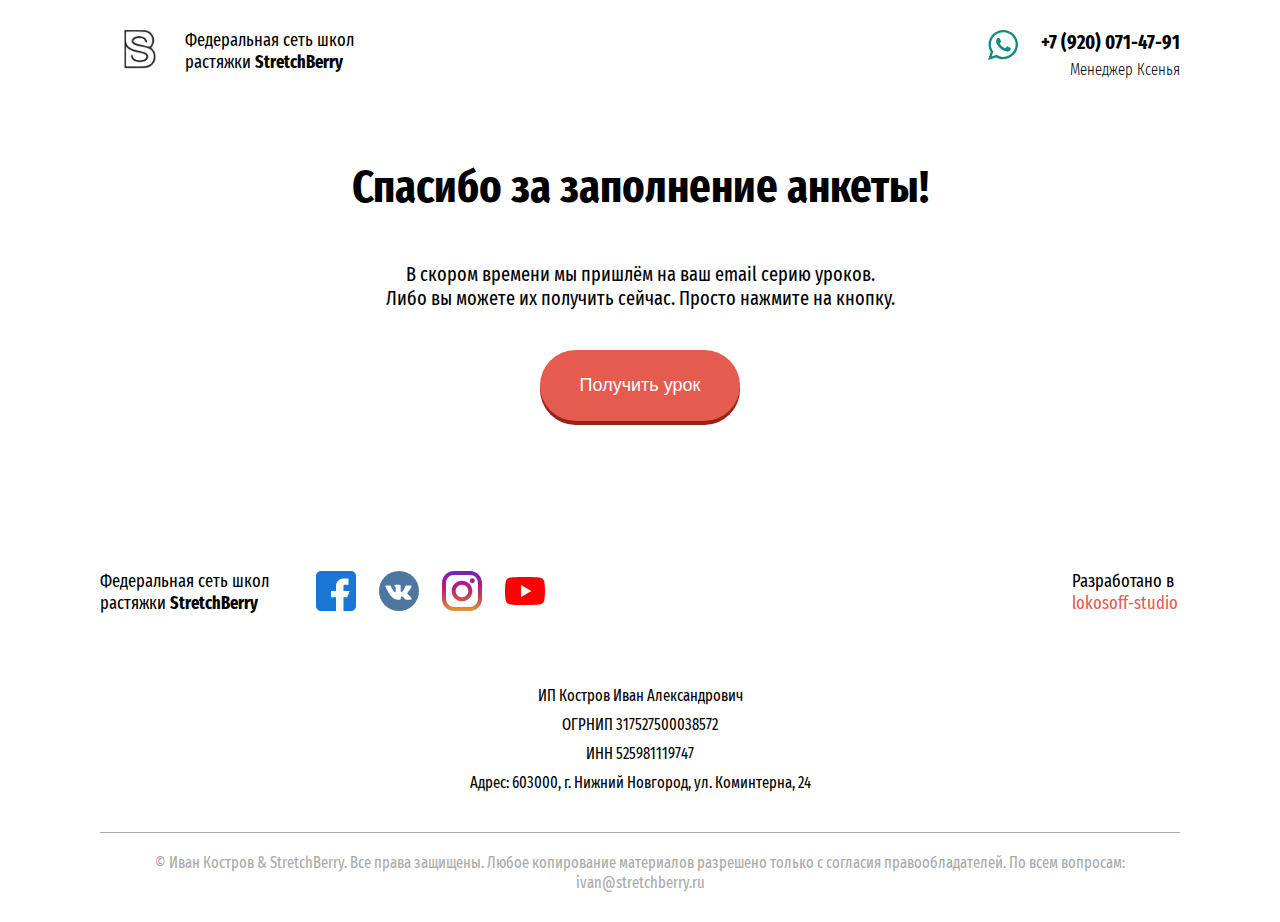
<file: школа-растяжки/thanks.html>
<!DOCTYPE html>
<html lang="ru">
<head>
	<meta charset="UTF-8">
	<meta name="viewport" content="width=device-width, initial-scale=1">
	<title>Сеть студий растяжки StretchBerry | Нижний Новгород | НН</title>

	<link href="https://fonts.googleapis.com/css?family=Fira+Sans+Extra+Condensed:300,400,700&display=swap&subset=cyrillic-ext" rel="stylesheet">

	<link rel="stylesheet" href="css/font-awesome.min.css">
	<link rel="stylesheet" href="css/style.css">
	<link rel="stylesheet" href="media/media.css">

	<link rel="icon" href ="img/logo.png" type= "image/x-icon" > 
	<link rel="shortcut icon" href ="img/logo.png" type="image/x-icon">	

	<!-- Yandex.Metrika counter --> <script type="text/javascript" > (function(m,e,t,r,i,k,a){m[i]=m[i]||function(){(m[i].a=m[i].a||[]).push(arguments)}; m[i].l=1*new Date();k=e.createElement(t),a=e.getElementsByTagName(t)[0],k.async=1,k.src=r,a.parentNode.insertBefore(k,a)}) (window, document, "script", "https://mc.yandex.ru/metrika/tag.js", "ym"); ym(53876050, "init", { clickmap:true, trackLinks:true, accurateTrackBounce:true, webvisor:true }); </script> <noscript><div><img src="https://mc.yandex.ru/watch/53876050" style="position:absolute; left:-9999px;" alt="" /></div></noscript> <!-- /Yandex.Metrika counter -->

	<script type="text/javascript">!function(){var t=document.createElement("script");t.type="text/javascript",t.async=!0,t.src="https://vk.com/js/api/openapi.js?157",t.onload=function(){VK.Retargeting.Init("VK-RTRG-263894-67KJd"),VK.Retargeting.Hit()},document.head.appendChild(t)}();</script><noscript><img src="https://vk.com/rtrg?p=VK-RTRG-263894-67KJd" style="position:fixed; left:-999px;" alt=""/></noscript>

</head>
<body>
	<header id="header">
		<div class="padbox clearfix">
			<div class="logo_box">
				<img src="img/logo.png" alt="Логотип студии растяжки" class="logo_img">
				<p class="logo_text">
					Федеральная сеть школ <br> растяжки <b>StretchBerry</b>
				</p>
			</div>

			<div class="phone_box">
				<div class="phone_block">
					<a class="phone_mssg" href="https://api.whatsapp.com/send?phone=79200714791">
						<img class="phone_mssg_img" src="img/whatsapp.svg">
					</a>

					<a class="phone" href="tel:89200714791">
						+7 (920) 071-47-91 <br>
						<p class="phone_manager">
							Менеджер Ксенья
						</p>
					</a>
				</div>
			</div>
		</div>
	</header>

	<section id="offer_box" class="header_thanks">
		<div class="padbox">
			<h1 class="offer">
				Спасибо за заполнение анкеты! 
			</h1>

			<h2 class="offer_subtitle">
				В скором времени мы пришлём на ваш email серию уроков. 
				<br>
				Либо вы можете их получить сейчас. Просто нажмите на кнопку.
			</h2>

			<div class="thanks_btn_box">
				<a target="blank" href="https://vk.com/stretchberry?w=app5898182_-121986595">
					<button class="btn btn_thanks">
						Получить урок
					</button>
				</a>
			</div>
		</div>
	</section>

	<footer id="footer">
		<div class="padbox clearfix">
			<div class="footer_descr_box">
				<p class="footer_descr">
					Федеральная сеть школ растяжки <b>StretchBerry</b>
				</p>
			</div>

			<div class="footer_social_box">
				<a target="blank" href="https://www.facebook.com/stretchberry.ru/" class="social_link">
					<img src="img/facebook.svg" alt="" class="social_link_img">
				</a>

				<a target="blank" href="https://vk.com/stretchberry" class="social_link">
					<img src="img/vk.svg" alt="" class="social_link_img">
				</a>

				<a target="blank" href="https://www.instagram.com/shpagat_nn/" class="social_link">
					<img src="img/instagram.svg" alt="" class="social_link_img">
				</a>

				<a target="blank" href="https://www.youtube.com/channel/UCyUmM6S9daOqIOdej-tDPbw" class="social_link">
					<img src="img/youtube.svg" alt="" class="social_link_img">
				</a>
			</div>

			<div class="lokosoff_box">
				<a target="blank" href="https://vk.com/lokosoff_studio" class="lokosoff_link">
					Разработано в
					<span class="lokosoff_color">lokosoff-studio</span>
				</a>
			</div>

			<div class="footer_data_box">
				<p class="footer_data">
					ИП Костров Иван Александрович
				</p>

				<p class="footer_data">
					ОГРНИП 317527500038572
				</p>

				<p class="footer_data">
					ИНН 525981119747
				</p>

				<p class="footer_data">
					Адрес: 603000, г. Нижний Новгород, ул. Коминтерна, 24
				</p>
			</div>

			<div class="footer_yur">
				© Иван Костров & StretchBerry. Все права защищены. Любое копирование материалов разрешено только с согласия правообладателей. По всем вопросам: ivan@stretchberry.ru
			</div>
		</div>
	</footer>

</body>
</html>
</file>
<file: санаторий-лесники/css/style.css>
html{font-size:16px}body{margin:0;padding:0;-webkit-box-sizing:border-box;box-sizing:border-box;font-family:'Open Sans',sans-serif;font-size:16px;font-weight:300;line-height:26px;line-height:1.2}h1,h2,h3,h4,h5,h6,li,p,ul{margin:0;padding:0}ul{list-style-type:none}ul li{display:inline-block}a,a:active,a:focus,a:hover{text-decoration:none}button,input,select,textarea{border:none}button:focus,input:focus,select:focus,textarea:focus{outline:0}section{padding:50px 0}.clearfix:after{content:"";display:table;clear:both}.btn{background:#70c700;color:#fff;text-transform:uppercase;font-weight:700;transition:.3s}.btn:hover{background:#599d00}.heading{font-size:2.25rem;font-weight:800;text-transform:uppercase}.subtitle{color:#989ea0;font-size:1.5rem;font-weight:400;margin-top:10px;margin-bottom:30px;text-transform:uppercase}#header{background-image:url(../img/bg.png);background-position:center top;background-size:cover;background-repeat:no-repeat;padding-bottom:700px;padding-top:20px}.logo-box{text-align:center}.logo{width:95%}.phone-box{display:-webkit-flex;display:-moz-flex;display:-ms-flex;display:-o-flex;display:flex;justify-content:space-between}.phone-cta-text{color:#2f3f44;font-size:1.125rem;font-weight:600}.phone-cta-text i{color:#70c700;font-size:1.2rem}.phone-wrap{font-weight:700;font-size:1.875rem;color:#2f3f44;margin-top:13px}.phone-city-box{padding-top:20px}.btn-phone{padding:18px 33px;display:-webkit-flex;display:-moz-flex;display:-ms-flex;display:-o-flex;display:flex;align-items:center;transition:.3s;font-size:1rem}.btn-phone img{width:10px;margin-left:10px;margin-top:-2px;transition:.3s}.btn-phone:hover img{transform:translateX(10px)}.nav-menu-box{display:block;margin-top:45px;text-align:right}.nav-menu-box li{margin-left:50px}.nav-menu-box li a{text-transform:uppercase;color:#2f3f44;font-weight:600;transition:.3s;font-size:1.125rem}.nav-menu-box li a:hover{color:#70c700}.offer-box{margin-top:190px}.offer{font-size:2.5rem;color:#fff;text-transform:uppercase}.offer-subtitle{font-size:1.5rem;color:#fff;text-transform:uppercase;margin-top:20px;line-height:1.4}.offer-subtitle span{background:rgba(255,255,255,.62);color:#000}.btn-offer{margin-top:30px;font-size:1.25rem;padding:23px 70px}.timer-block{border-radius:20px;border:1px solid #fff;padding:35px 42px;color:#fff}.timer-heading{text-transform:uppercase;font-size:1.25rem;text-align:center}.timer-wrap{margin-top:40px;display:-webkit-flex;display:-moz-flex;display:-ms-flex;display:-o-flex;display:flex;justify-content:space-between}.timer-item-block{border-radius:50%;border:1px solid #fff;width:120px;height:120px;line-height:120px;text-align:center;position:relative}.timer-item-block span{font-size:3rem;font-weight:700}.timer-svg{position:absolute;stroke:red;top:-2px;left:-2px;transform:rotateZ(-90deg)}.timer-item-text{text-align:center;margin-top:20px;font-size:1.25rem;font-weight:700}#advantages{margin-top:-500px;z-index:9;position:relative}.advantages-box{padding:40px;background:#fff}.advantages-content{float:left;width:60%}.heading-advantages{font-size:2.25rem;font-weight:800;text-transform:uppercase}.subtitle-advantages{color:#989ea0;font-size:1.5rem;font-weight:400;margin-top:10px;margin-bottom:30px;text-transform:uppercase}.advantages-text{margin-top:25px;font-size:1.125rem;line-height:1.7;padding-right:10%}.advantages-icons-box{margin-top:30px;float:left;width:40%;display:flex;justify-content:space-around;flex-wrap:wrap}.advantages-icon{text-align:center;width:45%;margin-bottom:45px}.advantages-icon-img{height:127px}.advantages-text-ico{font-weight:600;font-size:1rem;line-height:1.2;margin-top:20px}.advantages-icons-down-box{float:left;width:100%;margin-top:70px;display:-webkit-flex;display:-moz-flex;display:-ms-flex;display:-o-flex;display:flex;justify-content:space-between}.advantages-down{text-align:center;margin:0 3%}.advantages-down .advantages-icon-img{height:90px}.advantages-down .advantages-text-ico{margin-top:40px}#profile{background-image:url(../img/profile-bg.png);background-repeat:no-repeat;background-size:cover;background-position:center top;margin-top:-150px;padding-top:200px}.profile-content-box{width:280px;float:left;display:block;margin-top:43px}.profile-content{display:block;margin-bottom:22px;font-size:1.25rem}.profile-content i{color:#0091c5;margin-right:10px}.profile-content-box-green{margin-left:30px}.profile-content-box-green .profile-content i{color:#70c700}

#view{background-image:url(../img/view-bg.png);background-size:cover;background-repeat:no-repeat;background-position:center top;padding-bottom:230px}

.heading-view{color:#fff}

.view-map-box{margin-top:50px;box-shadow:0 2px 30px rgba(255,255,255,.5);position:relative}

.view-img{width:100%}

.view-point{width:40px;height:40px;border-radius:50%;background:#70c700;box-shadow:0 0 15px 20px #fff;position:absolute;cursor:pointer;transition:.3s}

.view-point:hover{box-shadow:0 0 20px 20px #fff}

.view-point-1{left:40%;top:10%}

.view-point-2{left:18%;top:60%}

.view-point-3{left:33%;top:52%}

.view-point-4{left:57%;top:65%}

.view-point-5{left:85%;top:53%}

.view-point-6{left:80%;top:77%}

.view-point-7{left:82%;top:27%}

.view-text{opacity:0;font-size:1.25rem;font-weight:800;text-transform:uppercase;text-align: center;padding: 20px 0;position:absolute;background:rgba(181,222,129,.93);transition:.3s;width: 200px;margin-left: -100px;height: auto;bottom: 150%;left: 50%;}

.view-point-active .view-text{
	opacity: 1;
}

.view-text:after{content:'';display:block;background:rgba(181,222,129,.93);width:20px;height:20px;transform:rotateZ(45deg);bottom:-10%;left:50%;margin-left:-10px;position:absolute}

.view-wrap-rel{
	position: relative;
	width: 100%;
	height: 100%;
	z-index: 9;
}

#galery{margin-top:-170px}.foto-wrap{display:-webkit-flex;display:-moz-flex;display:-ms-flex;display:-o-flex;display:flex;justify-content:space-between;flex-wrap:wrap}.foto-box{width:32%;margin-bottom:30px;position:relative;cursor:pointer}.foto-box img{width:100%}.foto-box:hover .done-foto{opacity:1}.done-foto{position:absolute;width:100%;height:100%;top:0;left:0;background:rgba(47,63,68,.53);display:flex;justify-content:center;align-items:center;color:#fff;font-size:3rem;opacity:0;transition:.3s}

.contacts-map span{box-shadow:0 0 15px rgba(47,63,68,.21);display:block}.contacts-content{margin-top:60px;padding-left:10px}.contacts-title{font-weight:800;font-size:1.5rem;margin-bottom:30px}.contacts-text{text-transform:uppercase;color:#989ea0;font-size:1.125rem;margin-bottom:40px}.contacts-link{font-weight:400;font-size:1.5rem;margin-bottom:10px;display:block;color:#989ea0}.contacts-link:hover{color:#989ea0}.btn-contacts{margin-top:45px}.mob-map{display:none}#footer{padding:50px 0}.footer-wrap{display:-webkit-flex;display:-moz-flex;display:-ms-flex;display:-o-flex;display:flex;justify-content:space-between}.logo-footer-box a{color:#403f3f;margin-left:20px;font-size:.875rem}.logo-footer-box a:hover{color:#403f3f;text-decoration:underline}.footer-info{color:#403f3f;font-size:.875rem}
</file>
<file: санаторий-лесники/media/media.css>
@media screen and (max-width:1200px){.phone-wrap{font-size:1.375rem}.advantages-icons-down-box{-ms-flex-wrap:wrap;flex-wrap:wrap}.advantages-icons-down-box{-webkit-box-pack:start;-ms-flex-pack:start;justify-content:flex-start}.advantages-down{width:30%;margin:0 0 40px}}

@media screen and (max-width:1000px){#nav{background:rgba(255,255,255,.8);padding-bottom:30px}.logo-box{text-align:center}.logo{width:100px}.nav-box{margin-top:20px}.nav-menu-box{margin-top:30px;text-align:center}.nav-menu-box li{margin:0 10px}.offer-box{margin-top:100px}.timer-box{margin-top:90px}.advantages-content{width:100%}.advantages-icons-down-box{margin-top:20px}.advantages-icons-box{width:100%;-webkit-box-pack:start;-ms-flex-pack:start;justify-content:flex-start}.advantages-icon{width:50%}.advantages-icon-img{height:90px}.advantages-down{width:50%}.contacts-content{margin-top:40px}.footer-wrap{display:block}.footer-info,.logo-footer-box{width:100%;margin-bottom:30px}.mob-map{display:block}.desk-map{display:none}.view-text{font-size: 1rem;font-weight: 400;text-transform: none;padding: 10px 0;}}

@media screen and (max-width:770px){.phone-box{display:block}.phone-btn-box,.phone-city-box,.phone-mobile-box{width:100%;text-align:center;margin-top:30px;margin-bottom:30px}.phone-city-box{padding-top:0}.btn-phone-nav{margin:0 auto}.nav-menu-box li a{font-size:1rem;line-height:2}.view-point{width:20px;height:20px}


.view-text{font-size:1rem;padding:20px 10px; height: auto; width: 130px;margin-left: -65px;}

.view-text-down{bottom: 190%;}.view-text-top{bottom: 190%;}

.foto-box{width:48%}

.view-text-full-end{top: auto;bottom: -120px;height: 100px;}

.view-text-full-end:after{
	top:-10%;
}

}

@media screen and (max-width:600px){.profile-content-box-green{margin-left:0}.view-text-end-top{left:-480%}.view-text-end-top:after{left:70%}.view-text-end-down{left:-480%}.view-text-end-down:after{left:70%}}

@media screen and (max-width:500px){html{font-size:14px}.timer-wrap{-ms-flex-wrap:wrap;flex-wrap:wrap;-ms-flex-pack:distribute;justify-content:space-around}.timer-item{width:50%;margin-bottom:30px}.timer-item-block{margin:0 auto}.advantages-down{width:50%}.foto-wrap{-webkit-box-pack:center;-ms-flex-pack:center;justify-content:center}.view-text-end{left: -80%;}.view-text-end:after{left: 70%;}.foto-box{width:95%}}

@media screen and (max-width:400px){.timer-item{width:100%}.timer-block{padding:35px 10px}.offer-block{text-align:center}.offer{font-size:2rem}.offer-subtitle{font-size:1.1rem}.btn-offer{font-size:1.1rem;padding:23px 40px}.advantages-icons-box{display:block}.advantages-icon{width:100%;text-align:center}.advantages-icons-down-box{display:block}.advantages-down{width:100%;text-align:center}.advantages-box{padding:40px 20px}.view-text{width: 100px;left: 50%;margin-left: -50px;}.view-text-end{left: -80%;}.view-text-full-end{top: auto;bottom: -100px;height: 80px;}

.view-text-full-end:after{
	top:-10%;
}


.view-point{width:15px;height:15px;-webkit-box-shadow:0 0 15px 5px #fff;box-shadow:0 0 15px 5px #fff}.view-text{font-size:.8rem;font-weight:600;padding:15px 20px}.logo-footer-box a{display:block;margin-left:0;margin-top:20px}}
</file>
<file: перетяжка-мебели/css/style.css>
html{font-size:16px}body{margin:0;padding:0;-webkit-box-sizing:border-box;box-sizing:border-box;font-family:"Fira Sans",sans-serif;font-size:16px;font-weight:300;line-height:26px;line-height:1.1;color:#000103}.bodyHidden{overflow-y:hidden}h1,h2,h3,h4,h5,h6,li,p,ul{margin:0;padding:0}a,a:active,a:hover{text-decoration:none;color:#000103}button,input,select,textarea{border:none}button:focus,input:focus,select:focus,textarea:focus{outline:0}section{padding:80px 0}.clearfix:after{content:"";display:table;clear:both}.btn{background-color:#ff6425;position:relative;-webkit-box-shadow:0 8px 38px rgba(254,149,106,.39);box-shadow:0 8px 38px rgba(254,149,106,.39);-webkit-transition:.3s;-o-transition:.3s;transition:.3s}.btn .btn-wrap{width:100%;height:100%;background:-webkit-gradient(linear,left top,right top,from(#fc9d77),to(#ff8f61));background:-o-linear-gradient(left,#fc9d77,#ff8f61);background:linear-gradient(90deg,#fc9d77,#ff8f61);position:absolute;top:-3px;left:0;display:-moz-flex;display:-ms-flex;display:-o-flex;display:-webkit-box;display:-ms-flexbox;display:flex;-webkit-box-align:center;-ms-flex-align:center;align-items:center;-webkit-box-pack:center;-ms-flex-pack:center;justify-content:center;font-size:1.375rem;color:#fff;font-weight:400;cursor:pointer}.btn:hover{-webkit-box-shadow:0 8px 58px rgba(254,149,106,.59);box-shadow:0 8px 58px rgba(254,149,106,.59)}.nav{background-color:#feefea;padding:35px 0}.logo-box{display:-moz-flex;display:-ms-flex;display:-o-flex;display:-webkit-box;display:-ms-flexbox;display:flex;-webkit-box-align:center;-ms-flex-align:center;align-items:center;margin-top:10px}.logo-box br{display:none}.logo{width:65px}.logo-text{margin-left:30px;font-size:1.25rem;font-weight:500;width:50%}.adress-box{padding-left:80px}.adress{font-size:1.125rem;font-weight:400}.adress-name{font-size:1.375rem;font-weight:500;font-style:italic}.work-time{font-size:1.125rem;font-weight:400;margin-top:23px}.phone-box{text-align:right}.message-nav{width:30px;margin-right:15px;margin-top:-5px}.phone{margin-left:5px;font-weight:700;font-size:1.5625rem}.phone-subtext{font-size:.9375rem}.phone-callback-box{margin-top:20px}.phone-callback{font-size:1.1875rem;font-weight:400;position:relative}.phone-callback span{position:absolute;bottom:-3px;left:0;width:100%;border-bottom:1px dashed #000103;-webkit-transition:.3s;-o-transition:.3s;transition:.3s}.phone-callback:hover span{bottom:-5px}#header{background-image:url(../img/pugovka.png);background-repeat:no-repeat;background-position:center top;padding-top:130px;overflow-x:hidden;position:relative}.offer{font-size:2.5625rem;font-weight:700}.offer span{color:#2a71ff}.subtitle{font-size:1.375rem;font-weight:400;margin-top:45px;width:80%}.offer-btn-box{margin-top:60px}.offer-btn{width:370px;height:95px}.offer-img{position:absolute;top:110px;right:-90px;width:900px;-webkit-transform:rotateZ(8.26deg);-ms-transform:rotate(8.26deg);transform:rotateZ(8.26deg)}.offer-bull-box{margin-top:105px}.offer-bull-block{width:365px;height:155px;float:left;display:-moz-flex;display:-ms-flex;display:-o-flex;display:-webkit-box;display:-ms-flexbox;display:flex;-webkit-box-align:center;-ms-flex-align:center;align-items:center;-webkit-box-pack:justify;-ms-flex-pack:justify;justify-content:space-between;background-color:#e1e1e1;border-radius:5px;margin-right:30px}.offer-bull-ico{width:60px;margin:0 40px}.offer-bull-text{font-size:1.25rem;font-weight:400;width:75%}.offer-bull-block-3{width:470px;margin-top:20px}#project{padding-top:100px;position:relative}.project-skoba{position:absolute;width:30px}.project-skoba-1{top:10%;left:20%}.project-skoba-2{top:40%;left:70%;-webkit-transform:rotateZ(30deg);-ms-transform:rotate(30deg);transform:rotateZ(30deg)}.project-skoba-3{top:10%;left:80%;-webkit-transform:rotateZ(96deg);-ms-transform:rotate(96deg);transform:rotateZ(96deg)}.project-skoba-4{top:30%;left:80%;-webkit-transform:rotateZ(258deg);-ms-transform:rotate(258deg);transform:rotateZ(258deg)}.project-skoba-5{top:40%;left:5%;-webkit-transform:rotateZ(15deg);-ms-transform:rotate(15deg);transform:rotateZ(15deg)}.project-skoba-6{top:90%;left:90%;-webkit-transform:rotateZ(70deg);-ms-transform:rotate(70deg);transform:rotateZ(70deg)}.project-skoba-7{top:80%;left:25%;-webkit-transform:rotateZ(90deg);-ms-transform:rotate(90deg);transform:rotateZ(90deg)}.subheading{font-size:1.6875rem;font-weight:400;margin-bottom:40px;text-align:center}.heading-project{font-size:2.0625rem;text-align:center;font-style:italic;width:80%;margin:0 auto;font-weight:500}.heading-project span{color:#fd9a72}.project-slider-container{margin-top:80px;position:relative}.project-slider-arrow-box{width:95px;height:100%;display:-moz-flex;display:-ms-flex;display:-o-flex;display:-webkit-box;display:-ms-flexbox;display:flex;-webkit-box-align:center;-ms-flex-align:center;align-items:center;position:absolute;top:0;z-index:3}.project-slider-arrow-box-left{left:0}.project-slider-arrow-box-right{right:0}.project-slider-arrow-btn{width:95px;height:95px;border-radius:50%;background-color:#e1e1e1;display:-moz-flex;display:-ms-flex;display:-o-flex;display:-webkit-box;display:-ms-flexbox;display:flex;-webkit-box-align:center;-ms-flex-align:center;align-items:center;-webkit-box-pack:center;-ms-flex-pack:center;justify-content:center;cursor:pointer;-webkit-transition:.3s;-o-transition:.3s;transition:.3s}.project-slider-arrow-btn:hover{background-color:#b8b8b8}.project-slider-arrow{width:15px}.project-slider-arrow-right{-webkit-transform:rotateZ(180deg);-ms-transform:rotate(180deg);transform:rotateZ(180deg)}.project-slider-wrap{width:90%;border-radius:10px;-webkit-box-shadow:0 8px 38px rgba(0,0,0,.17);box-shadow:0 8px 38px rgba(0,0,0,.17);overflow:hidden;margin:0 auto}.project-img,.project-slide{width:100%}.project-stepler-box{position:relative;text-align:right;margin-top:-50px;margin-right:150px}.project-stepler-box img{width:151px}.project-description-wrap{border:1px dashed #000;width:400px;padding:27px;margin:0 auto}.project-description-item{display:-webkit-box;display:-ms-flexbox;display:flex;margin-bottom:20px}.project-description-item:nth-child(3){margin-bottom:0}.project-description-name{font-size:1.1875rem;font-weight:700;width:27%}.project-description-text{width:73%;font-size:1.1875rem}#dom{position:relative;background-color:#f4f4f4}.shov-1{position:absolute;top:-13px;width:100%}.shov-2{position:absolute;bottom:-13px;width:100%}.dom-subtitle{font-size:1.6875rem;font-weight:300;font-style:italic;margin-bottom:35px}.dom-heading{font-size:2.0625rem;font-weight:700}.dom-slider-container{margin-top:50px;position:relative}.dom-arrow-block{position:absolute;z-index:9;top:50%;margin-top:-30px;display:-moz-flex;display:-ms-flex;display:-o-flex;display:-webkit-box;display:-ms-flexbox;display:flex;-webkit-box-pack:center;-ms-flex-pack:center;justify-content:center;-webkit-box-align:center;-ms-flex-align:center;align-items:center;border-radius:50%;background-color:#2a71ff;width:60px;height:60px;cursor:pointer;-webkit-transition:.3s;-o-transition:.3s;transition:.3s}.dom-arrow-block:hover{background-color:#05f}.dom-arrow-img{width:14px}.dom-arrow-block-right{right:0}.dom-arrow-block-right .dom-arrow-img{-webkit-transform:rotateZ(180deg);-ms-transform:rotate(180deg);transform:rotateZ(180deg)}.dom-slider-box{width:90%;margin:0 auto;border-radius:10px;overflow:hidden}.dom-slide-img{width:100%}.dom-text-bottom{font-weight:300;margin-top:25px}.dom-form-box{padding-top:60px}.dom-form-title{text-align:center;font-weight:300;font-size:1.6875rem;margin-bottom:35px}.dom-form-subtitle{font-size:1.25rem;font-weight:500;text-align:center;width:80%;margin:0 auto}#dom-form{margin-top:36px}.dom-form-input{width:85%;height:75px;background-color:#fff;border:1px dashed #000;padding-left:40px;margin:0 auto 20px;display:block;font-weight:500;font-style:normal;font-size:1.25rem}.dom-form-input::-webkit-input-placeholder{color:#4c4c4c;font-weight:300;font-size:1.125rem;font-style:italic}.dom-form-input::-moz-placeholder{color:#4c4c4c;font-weight:300;font-size:1.125rem;font-style:italic}.dom-form-input:-ms-input-placeholder{color:#4c4c4c;font-weight:300;font-size:1.125rem;font-style:italic}.dom-form-input::-ms-input-placeholder{color:#4c4c4c;font-weight:300;font-size:1.125rem;font-style:italic}.dom-form-input::placeholder{color:#4c4c4c;font-weight:300;font-size:1.125rem;font-style:italic}.dom-done-form-box{display:-moz-flex;display:-ms-flex;display:-o-flex;display:-webkit-box;display:-ms-flexbox;display:flex;-webkit-box-align:center;-ms-flex-align:center;align-items:center;width:85%;margin:0 auto;cursor:pointer}.dom-done-form-wrap{width:20px;height:20px;background-color:#fff;-ms-flex-negative:0;flex-shrink:0}.dom-done-form-bg{width:10px;height:10px;margin-top:5px;margin-left:5px;background-color:#fc9b73;-webkit-transform:scale(0);-ms-transform:scale(0);transform:scale(0);-webkit-transition:.3s;-o-transition:.3s;transition:.3s}.dom-done-form-bg-active{-webkit-transform:scale(1);-ms-transform:scale(1);transform:scale(1)}.dom-done-form-text{margin-left:30px;font-size:.9375rem;font-weight:400}.dom-btn{width:85%;height:100px;margin:35px auto 0}#garant{position:relative;padding:0}.garant-container{padding-top:70px;position:relative;width:96%;background-color:#feefea;margin:2% auto}.garant-heading{font-size:2.0625rem;font-weight:700;text-align:center;position:relative;margin-bottom:55px}.garant-heading-img{width:45px;margin-right:60px}.garant-subtitle{font-size:2.0625rem;font-weight:300;text-align:center;width:60%;margin:0 auto}.garant-box{margin-top:80px}.garant-content-title{font-size:1.375rem;font-weight:700}.garant-content-list{margin-top:50px;list-style-type:none;margin-bottom:50px}.garant-content-item{font-size:1.375rem;font-weight:300;padding-left:45px;position:relative;margin-bottom:40px}.garant-content-item:last-child{margin-bottom:0}.garant-content-item:before{content:'';display:block;width:10px;height:10px;background-color:#2a71ff;position:absolute;top:5px;left:0}.garant-img-wrap{height:600px;overflow-y:hidden;position:relative}.garant-img-wrap:hover .garant-img-lupa{opacity:1}.garant-img{width:100%}.garant-img-lupa{position:absolute;top:0;left:0;width:100%;height:100%;background:rgba(42,113,255,.76);display:-webkit-box;display:-ms-flexbox;display:flex;-webkit-box-align:center;-ms-flex-align:center;align-items:center;-webkit-box-pack:center;-ms-flex-pack:center;justify-content:center;-ms-flex-wrap:wrap;flex-wrap:wrap;opacity:0;-webkit-transition:.3s;-o-transition:.3s;transition:.3s;cursor:pointer}.garant-img-lupa-wrap{text-align:center}.garant-img-lupa-img{width:90px;margin-bottom:40px}.garant-img-lupa-text{font-weight:300;font-size:1.25rem;text-align:center;color:#fff}#contacts{background-image:url(../img/divan-footer.png);background-position:center top;background-size:60% auto;background-repeat:no-repeat}.contacts-heading{font-size:2.0625rem;font-weight:700;margin-bottom:20px}.contacts-subtitle{font-size:1.5625rem;font-weight:300;margin-bottom:53px}.contacts-info-box{margin-bottom:40px}.contacts-info-title{font-size:1.375rem;font-weight:400;margin-bottom:15px}.contacts-info-text{font-size:1.5625rem;font-weight:300}.contacts-info-ico{width:30px;margin-left:12px;margin-top:-5px}.contacts-vk-link{color:#2a71ff;font-size:1.25rem;font-weight:700;position:relative}.contacts-vk-link:active,.contacts-vk-link:focus,.contacts-vk-link:hover{color:#2a71ff;text-decoration:none}.contacts-vk-link:hover span{bottom:-6px}.contacts-vk-link span{border-bottom:1px dashed #2a71ff;position:absolute;bottom:-3px;left:0;width:100%;-webkit-transition:.3s;-o-transition:.3s;transition:.3s}.contacts-btn-box{margin-top:75px}.contacts-btn{height:100px;width:410px}.contacts-map-block{width:100%;overflow-x:hidden}.contacts-map-block-mobile{display:none}#footer{margin-top:20px;margin-bottom:80px}.logo-footer-box{display:-moz-flex;display:-ms-flex;display:-o-flex;display:-webkit-box;display:-ms-flexbox;display:flex;-webkit-box-align:center;-ms-flex-align:center;align-items:center;-webkit-box-pack:center;-ms-flex-pack:center;justify-content:center}.logo-footer{width:65px}.logo-footer-text{margin-left:30px;font-size:1.25rem;font-weight:500}.popup-wrap{background-color:rgba(0,1,3,.8);position:fixed;top:0;left:0;width:100%;height:100%;-webkit-transition:.3s;-o-transition:.3s;transition:.3s;opacity:0;visibility:hidden;overflow-y:auto;z-index:999}.popup-wrap-active{opacity:1;visibility:visible}.popup-box{width:600px;margin:150px auto 90px;padding:40px 50px;background:#fff;position:relative;-webkit-transition:.3s;-o-transition:.3s;transit;z-index:999;ion:.3s;-webkit-transform:translateY(100px);-ms-transform:translateY(100px);transform:translateY(100px)}.popup-box:before{content:'';position:absolute;width:98%;height:98%;top:1%;left:1%;border:1px dashed #000103}.popup-box-active{-webkit-transform:translateY(0);-ms-transform:translateY(0);transform:translateY(0)}.popup-clous{position:absolute;top:20px;right:20px;font-size:1.2rem;cursor:pointer}.popup-clous:hover{color:#fd9a71}.popup-container{position:relative}.popup-form-box{padding-top:60px}.popup-form-title{text-align:center;font-weight:300;font-size:1.6875rem;margin-bottom:35px}.popup-form-subtitle{font-size:1.25rem;font-weight:500;text-align:center;width:80%;margin:0 auto}#popup-form{margin-top:36px}.popup-form-input{width:85%;height:75px;background-color:#fff;border:1px dashed #000;padding-left:40px;margin:0 auto 20px;display:block;font-weight:500;font-style:normal;font-size:1.25rem}.popup-form-input::-webkit-input-placeholder{color:#4c4c4c;font-weight:300;font-size:1.125rem;font-style:italic}.popup-form-input::-moz-placeholder{color:#4c4c4c;font-weight:300;font-size:1.125rem;font-style:italic}.popup-form-input:-ms-input-placeholder{color:#4c4c4c;font-weight:300;font-size:1.125rem;font-style:italic}.popup-form-input::-ms-input-placeholder{color:#4c4c4c;font-weight:300;font-size:1.125rem;font-style:italic}.popup-form-input::placeholder{color:#4c4c4c;font-weight:300;font-size:1.125rem;font-style:italic}.popup-done-form-box{display:-moz-flex;display:-ms-flex;display:-o-flex;display:-webkit-box;display:-ms-flexbox;display:flex;-webkit-box-align:center;-ms-flex-align:center;align-items:center;width:85%;margin:0 auto;cursor:pointer}.popup-done-form-wrap{width:20px;height:20px;background-color:#fff;-ms-flex-negative:0;flex-shrink:0;border:1px dashed #000103}.popup-done-form-bg{width:10px;height:10px;margin-top:4px;margin-left:4px;background-color:#fc9b73;-webkit-transform:scale(0);-ms-transform:scale(0);transform:scale(0);-webkit-transition:.3s;-o-transition:.3s;transition:.3s}.popup-done-form-bg-active{-webkit-transform:scale(1);-ms-transform:scale(1);transform:scale(1)}.popup-done-form-text{margin-left:30px;font-size:.9375rem;font-weight:400}.popup-btn{width:85%;height:100px;margin:35px auto 0}.contract-popup{position:fixed;width:100%;height:100%;overflow-y:auto;padding:30px 0;background-color:rgba(0,1,3,.9);top:0;left:0;text-align:center;visibility:hidden;opacity:0;-webkit-transition:.3s;-o-transition:.3s;transition:.3s}.contract-popup-active{visibility:visible;opacity:1}.contract-popup-clous{position:fixed;top:20px;right:40px;color:#ff6425;cursor:pointer}.contract-img-popup{width:80%} .tkany-box{margin-top:80px;display:-moz-flex;display:-ms-flex;display:-o-flex;display:-webkit-box;display:-ms-flexbox;display:flex;-webkit-box-pack:justify;-ms-flex-pack:justify;justify-content:space-between;-ms-flex-wrap:wrap;-o-flex-wrap:wrap;flex-wrap:wrap} .tkany-block{width:30%;margin-bottom:50px} .tkany-img-wrap{border-radius:15px;overflow:hidden} .tkany-img{width:100%} .tkany-text{margin-top:20px;font-size:1.2rem;font-style:italic;text-align:center}#feedback{background-image:url(../img/feedback-bg.png);background-position:center center;background-repeat:no-repeat;background-size:cover}.feedback-heading{font-size:2.0625rem;font-weight:700;text-align:center;position:relative;margin-bottom:50px}.feedback-subheading{font-size:2.0625rem;font-weight:300;text-align:center;margin:0 auto}.feedback-box{position:relative;margin-top:105px}.feedback-arrow-box{position:absolute;z-index:10;width:100%;top:50%;margin-top:-60px;left:0;display:-webkit-flex;display:-moz-flex;display:-ms-flex;display:-o-flex;display:flex;justify-content:space-between;cursor:pointer}.feedback-arrow{width:100px;height:100px;border-radius:50%;background-color:#e1e1e1;text-align:center;transition:.3s}.feedback-arrow img{height:14px;margin-top:43px}.feedback-arrow:nth-child(2) img{transform:rotateZ(180deg)}.feedback-arrow:hover{background-color:#b8b8b8}.feedback-slider{width:80%;margin:0 auto}.feedback-slide{margin:0 30px}#prise{padding:80px 0}.prise-heading{font-size:2.0625rem;font-weight:400;text-align:center;width:70%;margin:0 auto}.prise-subheading{font-size:1.375rem;font-weight:300;font-style:italic;text-align:center;margin-top:40px}.prise-subheading b{font-weight:700;color:#fc9d77}.prise-box{margin-top:95px;overflow:hidden;transition:1s}.prise-table{width:80%;margin:0 auto}.prise-title{height:60px;text-align:center;line-height:60px;font-weight:700;font-style:italic;font-size:1.25rem;background:#e1e1e1}.prise-categorie{height:60px;background:#fcfcfc;display:-webkit-flex;display:-moz-flex;display:-ms-flex;display:-o-flex;display:flex;justify-content:center;align-items:center}.prise-item{width:33.33%;text-align:center}.prise-name{font-style:italic;font-weight:300;font-size:1.375rem}.prise-number{font-size:1rem;font-weight:700}.prise-cta-link{position:relative;font-weight:400;color:#fc9d77}.prise-cta-link:hover{color:#fc9d77}.prise-cta-link:hover:after{bottom:-7px}.prise-cta-link:focus{color:#fc9d77;text-decoration:none}.prise-cta-link:after{content:'';display:block;width:100%;border-bottom:1px dashed #fc9d77;position:absolute;bottom:-3px;left:0;transition:.3s}.prise-hidden-box{width:80%;margin:0 auto}.prise-hidden-box button{background:#2a71ff;width:100%;height:50px;color:#fff;font-weight:400;box-shadow:0 13px 55px 0 rgba(42,113,255,.29);transition:.3s}.prise-hidden-box button:hover{box-shadow:0 13px 55px 10px rgba(42,113,255,.29)}.prise-btn-click{visibility:hidden;opacity:0;height:0!important;overflow:hidden}#faq{position:relative}#faq:after{content:'';position:absolute;top:0;left:5%;width:90%;height:100%;background:#2a71ff}#faq:before{content:'';position:absolute;top:0;left:4%;width:92%;height:100%;background-image:url(../img/faq-bg.png);background-position:center center;background-size:cover;background-repeat:no-repeat;z-index:1}.faq-heading{position:relative;z-index:2;color:#fff;font-size:2.0625rem;font-weight:300;text-align:center;width:70%;margin:0 auto;font-style:italic}.faq-box{position:relative;z-index:2;margin-top:95px;display:-webkit-flex;display:-moz-flex;display:-ms-flex;display:-o-flex;display:flex;justify-content:space-between;flex-wrap:wrap}.faq-block{width:47%;min-width:450px;margin-bottom:60px}.faq-head{border:2px dashed #fff;display:-webkit-flex;display:-moz-flex;display:-ms-flex;display:-o-flex;display:flex;align-items:center;justify-content:space-between;padding:27px 15px 27px 30px;cursor:pointer}.faq-title{font-size:1.125rem;font-weight:300;color:#fff}.faq-arrow{width:10px}.faq-text-box{margin-top:3px;background:#2a71ff;color:#fff;font-size:1.125rem;font-weight:400;line-height:1.5;height:0;overflow:hidden;border:0 dashed #fff;transition:.3s}.faq-a{border:1px dashed #fff}.faq-text{padding:27px 30px}
                                                                                                                                                                                                                                                                                                                                                                                                                                                                                                                                                                                                                                                                                                                                                                                                                                                                                                                                                                                                                                                                                                                                                                                                                                                                                                                                                                                                                                                                                                                                                                                                                                                                                                                                                                                                                                                                                                                                                                                                                                                                                                                                                                                                                                                                                                                                                                                                                                                                                                                                                                                                                                                                                                                                                                                                                                                                                                                                                                                                                                                                                                                                                                                                                                                                                                                                                                                                                                                                                                                                                                                                                                                                                                                                                                                                                                                                                                                                                                                                                                                                                                                                                                                                                                                                                                                                                                                                                                                                                                                                                                                                                                                                                                                                                                                                                                                                                                                                                                                                                                                                                                                                                                                                                                                                                                                                                                                                                                                                                                                                                                                                                                                                                                                                                                                                                                                                                                                                                                                                                                                                                                                                                                                                                                                                                                                                                                                                                                                                                                                                                                                                                                                                                                                                                                                                                                                                                                                                                                                                                                                                                                                                                                                                                                                                                                                                                                                                                                                                                                                                                                                                                                                                                                                                                                                                                                                                                                                                                                                                                                                                                                                                                                                                                                                                                                                                                                                                                                                                                                                                                                                                                                                                                                                                                                                                                                                                                                                                                                                                                                                                                                                                                                                                                                                                                                                                                                                                                                                                                                                                                                                                                                                                                                                                                                                                                                                                                                                                                                                                                                                                                                                                                                                                                                                                                                                                                                                                                                                                                                                                                                                                                                                                                                                                                                                                                                                                                                                                                                                                                                                                                                                                                                                                                                                                                                                                                                                                                                                                                                                                                                                                                                                                                                                                                                                                                                                                                                                                                                                                                                                                                                                                                                                                                                                                                                                                                                                                                                                                                                                                                                                                                                                                                                                                                                                                                                                                                                                                                                                                                                                                                ^
</file>
<file: перетяжка-мебели/media/media.css>
@media screen and (max-width:1600px){.offer-img{width:800px}}@media screen and (max-width:1500px){.offer-img{width:600px}}@media screen and (max-width:1400px){#faq:after,#faq:before{left:2%;width:96%}}@media screen and (max-width:1200px){.message-nav{margin-right:7px}.offer-img{right:-160px}}@media screen and (max-width:1000px){.logo-text{width:auto}.adress-box,.offer-img{display:none}.offer-bull-block{float:none;margin-bottom:20px}#dom-form{width:550px;margin:30px auto 0}.garant-subtitle{width:90%}.contacts-map-box{margin-top:40px}.shov-1{top:-5px}.shov-2{bottom:-5px}.tkany-block{width:48%}.feedback-slide{margin:0 80px}.prise-box{overflow-x:auto}.prise-table{width:800px}.prise-hidden-box{width:100%;overflow:hidden}.prise-hidden{width:800px}.faq-box{margin-top:60px}.faq-block{width:600px;margin:0 auto;margin-bottom:20px}}@media screen and (max-width:770px){.tkany-block{width:98%}.logo-box{-webkit-box-pack:center;-ms-flex-pack:center;-webkit-justify-content:center;justify-content:center;margin-top:0}.logo-box br{display:inline}.phone-box{text-align:center;margin-top:20px}.phone-callback-box{display:none}.project-slider-arrow-box{width:50px}.project-slider-arrow-btn{width:50px;height:50px}.project-stepler-box img{width:120px}.heading-project{width:100%}.contacts-map-block{display:none}.contacts-map-block-mobile{display:block}#contacts{background-size:contain}.contract-img-popup{width:98%} .prise-heading{width:100%} .faq-block{width:450px}}@media screen and (max-width:650px){.feedback-arrow-box{margin-top:-25px} .feedback-arrow{width:50px;height:50px} .feedback-arrow img{height:10px;margin-top:20px} .feedback-box{margin-top:60px}}@media screen and (max-width:600px){.offer-bull-block{width:80%;margin:0 auto 20px;height:auto;padding:40px 20px;padding-left:0}.project-slider-wrap{width:98%}.project-stepler-box{margin-top:-10px;margin-right:50px}.project-stepler-box img{width:70px}#dom-form,.dom-btn,.dom-done-form-box,.dom-form-input{width:100%}.dom-arrow-block{width:40px;height:40px;margin-top:-15px}.popup-box{width:100%}.faq-heading{width:100%}#faq:after,#faq:before{left:0;width:100%}}@media screen and (max-width:500px){.offer{font-size:2.2625rem}.subtitle{font-size:1.275rem;margin-top:35px}#header{padding-top:100px}.offer-bull-box{margin-top:80px}.project-slider-arrow-box{width:30px}.project-slider-arrow-btn{width:30px;height:30px}.project-slider-arrow{width:5px}.project-description-wrap{width:auto}.garant-img-wrap{height:auto}.garant-heading-img{margin-right:20px}.garant-subtitle{font-size:1.5rem}.contacts-btn{width:370px}.popup-btn,.popup-done-form-box,.popup-form-input{width:100%}.popup-box{margin-top:40px}.feedback-slide{margin:0 30px}.faq-heading{font-size:1.9rem}.faq-block{width:98%;min-width:auto}}@media screen and (max-width:450px){.feedback-subheading{font-size:1.8rem} .prise-heading{font-size:1.9rem} .prise-box{margin-top:60px} .prise-table{width:500px}}@media screen and (max-width:400px){html{font-size:14px}.message-nav{width:20px}.offer{text-align:center;font-size:1.9rem}.subtitle{text-align:center;font-size:1.275rem;margin-top:25px;width:auto}.offer-btn{width:100%}.offer-bull-ico{width:30px;margin:0 20px}.offer-bull-block{width:100%}#project{padding-top:70px}.heading-project{font-size:1.8rem}.subheading{font-size:1.5rem}.project-description-text{margin-left:5%}.project-slider-arrow-box{width:20px}.project-slider-arrow-btn{width:20px;height:20px}.garant-heading{line-height:1}.garant-subtitle{width:100%}.garant-content-item{padding-left:30px}.contacts-btn{width:100%;text-align:center}.btn-wrap{padding:0 20px}.popup-box{padding:40px 20px;margin-top:80px}.popup-form-title{font-size:1.4875rem}.feedback-subheading{font-size:1.5rem}}
</file>
<file: химчистка-лендинг/css/style.css>
html{font-size:16px}body{margin:0;padding:0;-webkit-box-sizing:border-box;box-sizing:border-box;font-size:16px;font-weight:400;font-family:Ubuntu,sans-serif;line-height:26px}h1,h2,h3,h4,h5,h6,li,p,ul{margin:0;padding:0}ul{list-style-type:none}ul li{display:inline-block}a,a:active,a:hover{text-decoration:none}button,input,select,textarea{border:none}button:focus,input:focus,select:focus,textarea:focus{outline:0}section{padding:80px 0}.clearfix:after{content:"";display:table;clear:both}.center{text-align:center}.heading{font-size:2.0625rem;font-weight:700;color:#000;line-height:1.1}.subtitle{font-size:1.5625rem;line-height:1.1;font-weight:400;color:#000}.btn{background:#00c2b5;color:#fff;font-size:1.2rem;-webkit-box-shadow:0 3px 0 #008279;box-shadow:0 3px 0 #008279;border-radius:15px;-webkit-transition:.3s;-o-transition:.3s;transition:.3s}.btn:hover{-webkit-box-shadow:0 0 0 #aca498;box-shadow:0 0 0 #aca498}.action_color{color:#00c2b5}#header{background:#fff1dd;border-bottom:2px solid #000;padding:30px 0}.logo_box{display:-moz-flex;display:-ms-flex;display:-o-flex;display:-webkit-box;display:-ms-flexbox;display:flex;-ms-align-items:center;-webkit-box-align:center;-ms-flex-align:center;align-items:center}.img_logo{width:50px}.logo_text{margin-left:20px;font-size:1.125rem;line-height:1.1}.work_time{text-align:center;line-height:1.1;padding:5px 0;font-size:1.125rem}.phone_box{display:-moz-flex;display:-ms-flex;display:-o-flex;display:-webkit-box;display:-ms-flexbox;display:flex;-webkit-box-pack:end;-ms-flex-pack:end;justify-content:flex-end}.phone_block{margin-right:30px}.tel{display:block;font-size:1.2rem;line-height:1.5;text-align:right;font-weight:700;color:#000}.tel:hover{font-weight:700;color:#000}.callback_box{text-align:center}.callback{background:#d9cfc1;border-radius:15px;color:#000;font-size:1.2rem;font-weight:300;width:270px;height:60px;-webkit-box-shadow:0 2px 0 #aca498;box-shadow:0 2px 0 #aca498;-webkit-transition:.3s;-o-transition:.3s;transition:.3s}.callback:hover{-webkit-box-shadow:0 0 0 #aca498;box-shadow:0 0 0 #aca498}#offer{background-color:#fff1dd;background-image:url(../img/bg-1.png);background-position:left bottom;background-size:cover;background-repeat:no-repeat;padding-bottom:120px}.offer_box{margin-top:40px}.offer{font-size:3.125rem;line-height:1.05}.suboffer{font-size:1.5625rem;font-weight:400;margin-top:55px;line-height:1.1}.offer_callback{font-weight:400;margin-top:30px;line-height:1.1;font-size:1.375rem}.offer_boxbtn{margin-top:67px}.offer_btn{width:300px;height:66px}.subbtn{color:#00c2b5;border:1px solid #00c2b5;border-radius:15px;margin-left:10px;background:0 0;font-size:1.2rem;width:300px;height:66px;-webkit-transition:.3s;-o-transition:.3s;transition:.3s}.subbtn:hover{color:#009a90;border:1px solid #009a90}.btn_offer_text{margin-top:35px;width:60%;font-size:1rem;line-height:1.1}.offer_img_box{position:relative}.offer_img{position:absolute;margin-top:10%;left:0;width:150%}#problems{position:relative}.bg2_1{position:absolute;left:1%;top:7%;width:220px;opacity:.3}.bg2_2{position:absolute;left:35%;bottom:20px;width:170px;opacity:.2}.bg2_3{position:absolute;right:3%;top:50%;width:130px;opacity:.4}.problems_subtitle{margin-top:30px}.problems_icons{margin-top:60px}.problems_ico_block{float:left;width:23%;margin:0 1%;background:#9791a0;border-top-right-radius:50px;padding:15px}.problems_img{width:130px;margin-left:-20px}.p-1{-webkit-transform:rotateZ(35deg);-ms-transform:rotateZ(35deg);transform:rotateZ(35deg)}.p-2{-webkit-transform:rotateZ(20deg);-ms-transform:rotateZ(20deg);transform:rotateZ(20deg);margin-top:-40px;margin-bottom:40px}.p-3,.p-4{margin-top:-15px;margin-bottom:15px}.problems_ico_head{font-size:1.2rem;text-align:center;line-height:1.1;color:#fff}.problems_ico_text{margin-top:20px;font-size:1rem;line-height:1.1;color:#fff;padding-bottom:20px}#prise{background:#293844;color:#fff;overflow:hidden;position:relative}.three_block_top{position:absolute;width:70px;height:70px;top:-35px;left:50%;margin-left:-35px;background:#fff;-webkit-transform:rotateZ(45deg);-ms-transform:rotateZ(45deg);transform:rotateZ(45deg)}.three_block_bottom{position:absolute;width:70px;height:70px;bottom:-35px;left:50%;margin-left:-35px;background:#fff1dd;-webkit-transform:rotateZ(45deg);-ms-transform:rotateZ(45deg);transform:rotateZ(45deg)}.prise_content{padding-top:70px}.prise_heading{color:#fff;line-height:1.1}.prise_sub{font-size:1.125em;margin-bottom:43px;font-weight:300}.prise_offer_cta{margin-top:60px;font-size:1.25rem;line-height:1.1;font-weight:400}.prise_link{color:#00c2b5;cursor:pointer}.prise_link:hover{color:#00c2b5;text-decoration:underline}.prise_block{float:left;width:170px;margin:0 1% 20px;min-height:200px;border-radius:10px;background:#fff1dd;color:#000;text-align:center;padding:10px}.prise_block:hover .prise_img{-webkit-transform:translateY(-15px);-ms-transform:translateY(-15px);transform:translateY(-15px)}.prise_img{width:100px;margin-top:20px;-webkit-transition:.3s;-o-transition:.3s;transition:.3s}.prise_img:hover{-webkit-transform:translateY(-20px);-ms-transform:translateY(-20px);transform:translateY(-20px)}.prise_head{font-size:1.125rem;font-weight:300;margin-top:10px;line-height:1.1}.prise_prise{font-size:1.25rem;font-weight:700;margin-top:10px}#form_1{background-color:#fff1dd;background-image:url(../img/bgform-1.png);background-size:cover;background-position:center center;background-repeat:repeat}.subtitle_form1{margin-top:30px}.form_box{margin-top:50px}.inp{border-radius:5px;border:2px solid #000;display:block;margin:0 auto 20px;width:370px;height:67px;padding-left:40px;font-size:1.25rem;font-weight:700}.inp::-webkit-input-placeholder{font-size:1rem;font-weight:300;color:#000}.inp::-moz-placeholder{font-size:1rem;font-weight:300;color:#000}.inp:-ms-input-placeholder{font-size:1rem;font-weight:300;color:#000}.inp::-ms-input-placeholder{font-size:1rem;font-weight:300;color:#000}.inp::placeholder{font-size:1rem;font-weight:300;color:#000}.btn_form1{display:block;margin:30px auto;width:370px;height:67px}.work_form{font-size:1rem;font-weight:300;margin-top:40px;line-height:1.1}#stage{position:relative}.stage_subtitle{margin-top:30px}.stage_box{border-radius:15px;padding:20px 10px;background:#fff;-webkit-box-shadow:0 10px 27px rgba(0,194,181,.2);box-shadow:0 10px 27px rgba(0,194,181,.2);width:400px;margin-top:40px}.stage_box_head{font-size:1.25rem;font-weight:700;text-align:center;margin-bottom:40px}.stage_item_one,.stage_item_two{font-size:1.175rem;font-weight:300;margin:20px 5px}.stage_item_one{text-align:left}.stage_item_two{text-align:right}.stage_number{font-weight:700}.stage_link{color:#00c2b5;cursor:pointer}.stage_link:hover{color:#00c2b5;text-decoration:underline}.stage_img{background-image:url(../img/video.jpg);background-size:cover;background-position:center center;border-radius:15px;-webkit-box-shadow:0 10px 27px rgba(0,194,181,.2);box-shadow:0 10px 27px rgba(0,194,181,.2);width:460px;height:358px;margin:0 auto;overflow:hidden}.play_box{width:100%;height:100%;background:rgba(0,194,181,.7);display:-moz-flex;display:-ms-flex;display:-o-flex;display:-webkit-box;display:-ms-flexbox;display:flex;-webkit-box-pack:center;-ms-flex-pack:center;justify-content:center;-ms-align-items:center;-webkit-box-align:center;-ms-flex-align:center;align-items:center;-webkit-transition:.3s;-o-transition:.3s;transition:.3s}.play{border-radius:50%;background:#fff;width:100px;height:100px;text-align:center;cursor:pointer;-webkit-transition:.3s;-o-transition:.3s;transition:.3s}.play:hover{-webkit-transform:scale(1.5);-ms-transform:scale(1.5);transform:scale(1.5)}.play_img{margin-top:30px;width:40px}.video_cta_box{margin:20px auto 10px;width:80%;display:-moz-flex;display:-ms-flex;display:-o-flex;display:-webkit-box;display:-ms-flexbox;display:flex;-ms-align-items:center;-webkit-box-align:center;-ms-flex-align:center;align-items:center}.video_cta{width:30px;margin-right:20px}.video_cta_text{font-size:1rem;line-height:1.1}.kap1,.kap2,.kap3{position:absolute;-webkit-transform:rotateZ(180deg);-ms-transform:rotateZ(180deg);transform:rotateZ(180deg)}.kap1{width:60px;top:10%;left:5%}.kap2{width:30px;top:20%;right:8%}.kap3{width:80px;bottom:10%;left:48%}.feedback_heading{margin: 0 auto;margin-bottom:30px;width: 70%;text-align: center;}.feedback_subheading{font-size: 1.125rem;margin: 0 auto;width: 70%;margin-bottom: 50px;text-align: center;}.feedback_ancolor{background:#fff1dd}.feedback_slider_box{width:70%;margin: 0 auto;}.feedback_slide{border:2px solid #000;border-radius:15px;overflow:hidden}.img_feed_slide{width:100%}.arrow_slider{position:absolute;top:50%;margin-top: -25px;cursor:pointer;width:50px;height:50px;border-radius:50%;background:#d8aeae;text-align:center}.arrow_slider img{margin-top:15px;height:20px}.arrow_slider_left{left:0;z-index:11}.arrow_slider_right{right:0;z-index:11}.feedback_btn_box{text-align:center;margin-top:30px}.feedback_btn{width:400px;height:67px}.quest_box{margin-top:40px}.quest_block{margin-top:20px}.quest_block_main{border:1px solid #000;background-color:#fff1dd;border-radius:15px;padding:15px;cursor:pointer}.quest_head{font-size:1.125rem;font-weight:400;padding-left:20px;float:left;width:75%;line-height:1.3}.quest_ico{width:17%;height:40px;float:right;margin-right:10px;-webkit-transition:.5s;-o-transition:.5s;transition:.5s}.quest_ico_active{-webkit-transform:rotateZ(-180deg);-ms-transform:rotateZ(-180deg);transform:rotateZ(-180deg)}.quest_block_text{overflow:hidden;max-height:0;-webkit-transition:.5s;-o-transition:.5s;transition:.5s}.quest_block_text_active{max-height:350px}.quest_text{padding:20px;line-height:1.2;font-size:1rem}.subtitle_form2{margin-top:30px}.form2_img{width:88%}.form2_head{font-size:1.4375rem;line-height:1.2;text-align:center}.form2_title{font-size:1.125rem;text-align:center;font-weight:300;margin-top:20px}.form2{background:#d8aeae;padding:55px 20px 40px;border:2px solid #000;border-top-right-radius:70px}.form2_block{margin-top:32px}.btn_form2{display:block;margin:30px auto;width:370px;height:67px}footer{padding:35px;background:#fff1dd;border-top:2px solid #000}.footer_mail_link{font-size:1.125rem;color:#000;font-weight:300;line-height:50px}.footer_mail_link:hover{color:#000;text-decoration:underline}.mssg_link{margin-right:10px}.mssg{width:25px}.callback_popup_box{top:120%;left:0;position:fixed;z-index:55;width:100%;height:100%;overflow-y:auto;background:#f3e6d4;-webkit-transition:.5s;-o-transition:.5s;transition:.5s}.callback_popup_box_active{top:0}.callback_popup{width:550px;height:auto;margin:100px auto 30px;border:2px solid #000;background:#fff;border-radius:15px;padding:50px 35px;position:relative}.callback_popup_clous{position:absolute;top:-20px;right:-20px;display:block;border-radius:50%;background:#fff;border:2px solid #000;color:#000;width:40px;height:40px;text-align:center;cursor:pointer;font-size:1.1rem;line-height:33px}.callback_popup_head{font-size:1.4375rem;text-align:center}.callback_popup_form{margin-top:40px}.btn_callback_popup{display:block;margin:30px auto;width:370px;height:67px}.cta_popup_box{bottom:120%;left:0;position:fixed;z-index:67;width:100%;height:100%;overflow-y:auto;background:#f3e6d4;-webkit-transition:.5s;-o-transition:.5s;transition:.5s}.cta_popup_box_active{bottom:0}.cta_popup{width:900px;height:auto;margin:100px auto 40px;border:2px solid #000;background:url(../img/bg-1.png) left bottom no-repeat #fff;border-radius:15px;padding:50px 35px;background-size:cover;position:relative}.cta_popup:before{content:'';display:block;position:absolute;top:0;right:0;width:50%;height:100%;background:#d8aeae}.cta_popup_clous{position:absolute;top:-20px;right:-20px;display:block;border-radius:50%;background:#fff;border:2px solid #000;color:#000;width:40px;height:40px;text-align:center;cursor:pointer;font-size:1.1rem;line-height:33px}.cta_popup_head_box{float:left;width:50%;padding:50px 0}.cta_popup_head{font-size:1.7375rem;margin-bottom:30px}.cta_popup_sub{font-weight:300;font-weight:1.2rem;line-height:1.1}.cta_popup_form_box{float:left;width:50%;padding:10px}.cta_popup_form{position:relative;margin-top:40px;text-align:center}.ctaform_popup_head{font-size:1.6rem;position:relative;text-align:center;line-height:1.1}.cta_popup_inp{margin:0 auto 20px}.btn_cta_popup{display:block;margin:30px auto;width:370px;height:67px}.video_popup_box{top:0;left:120%;position:fixed;z-index:67;width:100%;height:100%;background:#f3e6d4;-webkit-transition:.5s;-o-transition:.5s;transition:.5s}.video_popup_box_active{left:0}.video_container{margin:100px auto 0;width:65%;overflow:hidden;border-radius:15px;border:2px solid #000;height:600px}.iframe_video{width:100%;height:600px;margin:0}.video_popup_clous{position:absolute;top:30px;right:30px;display:block;border-radius:50%;background:#fff;border:2px solid #000;color:#000;width:40px;height:40px;text-align:center;cursor:pointer;font-size:1.1rem;line-height:33px}.thanks_offer{min-height:90vh}
</file>
<file: химчистка-лендинг/media/media.css>
@media screen and (max-width:1700px){.offer_img{width:120%}}@media screen and (max-width:1400px){.offer_img{width:100%}}@media screen and (max-width:1200px){section{padding:50px 0}.prise_box{margin-top:50px}.feedback_slider_box{width:95%}.btn_form2,.form2_input{width:100%}}@media screen and (max-width:1000px){.phone_box{-webkit-box-pack:center;-ms-flex-pack:center;justify-content:center;margin-top:30px}.offer_img{display:none}.problems_ico_block{width:40%;margin:0 5% 30px}.stage_video_box{margin-top:40px}.stage_img,.video_cta_box{margin:20px 0}.quest_box{margin:0}.quest_heading{margin-bottom:30px}.form2,.mssg_box{margin-top:40px}.cta_popup{width:95%}.btn_cta_popup,.cta_popup_inp{width:100%}.video_container{margin-top:70px;width:80%;height:400px}.iframe_video{height:400px}.feedback_heading, .feedback_subheading{width: 100%;}}@media screen and (max-width:770px){.callback_box,.work_time_box{display:none}.phone_box{margin:0;-webkit-box-pack:end;-ms-flex-pack:end;justify-content:flex-end}.offer_btn,.subbtn{width:47%;margin:0 1%}.problems_ico_block{width:46%;margin:0 2% 30px}.feedback_slider_box{width:98%;margin:0 auto}.feedback_slide{width:100%}.arrow_slider_left{left:5px;z-index:11}.arrow_slider_right{right:5px;z-index:11}.phone_box_footer{-webkit-box-pack:start;-ms-flex-pack:start;justify-content:flex-start;margin-top:20px}.cta_popup{width:90%;padding:0}.cta_popup:before{display:none}.cta_popup_head_box{float:none;width:100%;padding:50px 35px}.cta_popup_form_box{padding:50px 35px;float:none;width:100%;margin:0 auto;background:#d8aeae;border-radius:15px}.btn_cta_popup,.cta_popup_inp{width:400px}}@media screen and (max-width:600px){.offer_btn,.subbtn{width:300px;margin:0 0 20px}.problems_ico_block{float:none;width:270px;margin:0 auto 30px}.prise_block{width:200px}.callback_popup{width:90%}.video_container{margin-top:70px;width:90%;height:300px}.iframe_video{height:300px}}@media screen and (max-width:500px){html{font-size:14px}.logo_box{width:100%}.phone_box{display:none}.prise_block{float:none;margin:0 auto 20px}.stage_box{width:100%}.stage_img{width:98%}.quest_ico{height:30px;margin-top:10px;margin-right:0}.mssg_box{margin-top:10px}.phone_box_footer{display:-moz-flex;display:-ms-flex;display:-o-flex;display:-webkit-box;display:-ms-flexbox;display:flex;-webkit-box-pack:start;-ms-flex-pack:start;justify-content:flex-start;margin-top:20px}.btn_callback_popup,.callback_form_input{width:100%}.btn_cta_popup,.cta_popup_inp{width:95%}.arrow_slider{position:absolute;margin-top: -15px;cursor:pointer;width:30px;height:30px;border-radius:50%;background:#d8aeae;text-align:center}.arrow_slider img{margin-top:3px;height:10px}}@media screen and (max-width:400px){html{font-size:13px}.heading {font-size: 1.8rem}.offer{font-size:2.725rem}.suboffer{font-size:1.3625rem}.offer_btn,.subbtn{width:90%}.btn_offer_text{margin-top:15px}.btn_form1,.form1_input{width:100%}.stage_img{height:300px}.feedback_btn{width:100%}.form2{width:95%;margin:40px 0 0 2%}.callback_popup{padding:30px 20px}.cta_popup_form_box{padding:50px 15px}}
</file>
<file: школа-растяжки/css/style.css>
html{font-size:16px}body{margin:0;padding:0;-webkit-box-sizing:border-box;box-sizing:border-box;font-size:16px;font-weight:400;font-family:'Fira Sans Extra Condensed',sans-serif;line-height:26px;line-height:1.2}.padbox{padding:0 200px;position:relative}h1,h2,h3,h4,h5,h6,li,p,ul{margin:0;padding:0}a,a:active,a:hover{text-decoration:none}button,input,select,textarea{border:none}button:focus,input:focus,select:focus,textarea:focus{outline:0}section{padding:50px 0}.clearfix:after{content:"";display:table;clear:both}.center{text-align:center}.color_action{color:#c7ad9d}.heading{font-size:2.0625rem;font-weight:700;color:#000;line-height:1.2}@-webkit-keyframes btn{0%{-webkit-transform:scale(0);-ms-transform:scale(0);-o-transform:scale(0);transform:scale(0);opacity:1}100%{-webkit-transform:scale(6);-ms-transform:scale(6);-o-transform:scale(6);transform:scale(6);opacity:0}}@-o-keyframes btn{0%{-webkit-transform:scale(0);-ms-transform:scale(0);-o-transform:scale(0);transform:scale(0);opacity:1}100%{-webkit-transform:scale(6);-ms-transform:scale(6);-o-transform:scale(6);transform:scale(6);opacity:0}}@keyframes btn{0%{-webkit-transform:scale(0);-ms-transform:scale(0);-o-transform:scale(0);transform:scale(0);opacity:1}100%{-webkit-transform:scale(6);-ms-transform:scale(6);-o-transform:scale(6);transform:scale(6);opacity:0}}.btn{background:#e55b50;border-radius:40px;-webkit-box-shadow:0 4px 0 #992219;box-shadow:0 4px 0 #992219;padding:25px 40px;color:#fff;cursor:pointer;-webkit-transition:.3s;-o-transition:.3s;transition:.3s;position:relative;overflow:hidden}.btn:hover{background:#c1473d}.btn:before{content:'';display:block;position:absolute;border-radius:50%;background:rgba(255,255,255,.4);width:90px;height:90px;bottom:-100px;left:20%;opacity:0;-webkit-animation:btn 5s;-o-animation:btn 5s;animation:btn 5s;-webkit-animation-iteration-count:infinite;-o-animation-iteration-count:infinite;animation-iteration-count:infinite}#header{padding:30px 0}.logo_box{float:left;width:40%}.logo_img{width:80px;float:left}.logo_text{float:left;margin-left:5px;width:80%;font-size:1.125rem;line-height:1.2}.phone_box{float:left;width:60%}.phone_block{text-align:right}.phone_mssg{margin-right:20px}.phone_mssg_img{width:30px;vertical-align:top}.phone{font-size:1.25rem;font-weight:700;color:#000}.phone:hover{color:#000}.phone_manager{font-size:1rem;font-weight:300}#offer_box{background-image:url(../img/bg-1.png);background-position:120% 70px;background-size:70%;background-repeat:no-repeat;padding-bottom:120px}.offer{font-size:2.875rem;font-weight:700;line-height:1.2;color:#000;text-align:center;width:70%;margin:0 auto}.offer_subtitle{font-weight:400;font-size:1.25rem;text-align:center;margin-top:48px}.offer_icons_box{margin-top:70px;display:-webkit-flex;display:-moz-flex;display:-ms-flex;display:-o-flex;display:-webkit-box;display:-ms-flexbox;display:flex;-webkit-box-pack:center;-webkit-justify-content:center;-ms-flex-pack:center;justify-content:center}.offer_icons_box_min{display:none}.offer_icon_block{background:#fff;margin:0 90px;border-radius:10px;-webkit-box-shadow:0 7px 27px rgba(0,0,0,.15);box-shadow:0 7px 27px rgba(0,0,0,.15);padding:20px 30px 40px;font-size:1.25rem;width:400px}.offer_icon_head{margin-bottom:50px;padding:0 20px;position:relative}.offer_icon{width:50px;top:-200%;left:50%;margin-left:-25px;position:absolute}.offer_icon_text{text-align:center}.offer_btn_box{margin-top:95px;text-align:center}.btn_offer{font-size:1.3125rem}.offer_adress{font-weight: 400;font-size: 1.1rem;width: 50%;margin:0 auto;margin-top: 30px;}.about_heading{text-align:center;width:50%;margin:0 auto 20px}.about_text{width:60%;margin:45px auto 0;font-size:1.375rem}.about_icons_box{margin-top:130px}.about_icon_block{float:left;width:30%;margin:0 1% 70px;height:170px}.about_icon_img{float:left;width:50px}.about_icon_heading{float:left;margin-left:20px;font-size:1.375rem;width:75%;padding:10px;font-weight:700;margin-bottom:30px}.about_icon_text{font-size:1.125rem;font-weight:400}.form1_img_box{float:left;width:55%}.form1_img{width:98%}.form1_form_box{float:left;width:45%}.form1_form_block{width:85%;margin:0 auto;background:-webkit-linear-gradient(309deg,#dbdade,#c5c5c5);background:-o-linear-gradient(309deg,#dbdade,#c5c5c5);background:linear-gradient(141deg,#dbdade,#c5c5c5);padding:55px 80px}.form1_heading{font-size:1.5rem;font-weight:700;line-height:1.2;text-align:center;padding:0 20px;margin-bottom:50px}.form1_label{padding-left:15%;display:block;margin-bottom:10px;font-size:1.125rem;font-weight:400}.form1_label_head{text-align: center;padding-left: 0;}.inp_form1{width:80%;height:60px;display:block;margin:0 auto 32px;border:none;border-radius:5px;font-size:1.3rem;font-weight:700;padding-left:30px;color:#000}.inp_form1::-webkit-input-placeholder{font-size:1rem;font-weight:300;color:#8a8a8a}.inp_form1::-moz-placeholder{font-size:1rem;font-weight:300;color:#8a8a8a}.inp_form1:-ms-input-placeholder{font-size:1rem;font-weight:300;color:#8a8a8a}.inp_form1::-ms-input-placeholder{font-size:1rem;font-weight:300;color:#8a8a8a}.inp_form1::placeholder{font-size:1rem;font-weight:300;color:#8a8a8a}.form1_geo_box{margin-top:30px}.form1_geo_block{width:80%;margin:15px auto;cursor:pointer}.form1_geo_check{width:20px;height:20px;border-radius:50%;background:#fff;display:block;float:left;margin-right:20px;position:relative}.form1_geo_check:before{content:'';display:block;position:absolute;top:5px;left:5px;width:10px;height:10px;border-radius:50%;background:#e55b50;-webkit-transition:.3s;-o-transition:.3s;transition:.3s;-webkit-transform:scale(0);-ms-transform:scale(0);-o-transform:scale(0);transform:scale(0)}.form1_geo_check_active:before{-webkit-transform:scale(1);-ms-transform:scale(1);-o-transform:scale(1);transform:scale(1)}.form1_geo_text{font-weight:700;font-size:1rem}.form1_geo_text:hover{color:#e55b50}.form1_politic_box{margin:30px 0}.form1_politic_block{width:80%;margin:15px auto;cursor:pointer}.form1_politic_check{width:20px;height:20px;border-radius:50%;background:#fff;display:block;float:left;margin-right:20px;position:relative}.form1_politic_check:before{content:'';display:block;position:absolute;top:5px;left:5px;width:10px;height:10px;border-radius:50%;background:#95857b;-webkit-transition:.3s;-o-transition:.3s;transition:.3s;-webkit-transform:scale(0);-ms-transform:scale(0);-o-transform:scale(0);transform:scale(0)}.form1_politic_check_active:before{-webkit-transform:scale(1);-ms-transform:scale(1);-o-transform:scale(1);transform:scale(1)}.form1_politic_text{font-size:1rem}.form1_btn_box{text-align:center;margin-top:53px}.btn_form1{font-size:1.125rem}.berry_content_box{float:left;width:50%}.berry_heading{font-weight:400;width:80%;margin-bottom:83px;color:#000;position:relative}.berry_heading_bg{position:absolute;left:0;top:50%;font-size:5.9375rem;text-transform:uppercase;color:rgba(0,0,0,.05);font-weight:700}.berry_text{font-size:1.375rem;margin-bottom:40px}.berry_icons_box{margin-top:30px;-webkit-perspective:1000px;perspective:1000px}.berry_ico_block{width:185px;float:left;margin-right:1%;background:#dbdade;border-radius:5px;padding:30px;text-align:center;-webkit-transition:.3s;-o-transition:.3s;transition:.3s}.berry_ico_block:hover{-webkit-transform:rotateX(30deg);-ms-transform:rotateX(30deg);-o-transform:rotateX(30deg);transform:rotateX(30deg);-webkit-box-shadow:0 2px 30px rgba(0,0,0,.15);box-shadow:0 2px 30px rgba(0,0,0,.15)}.berry_ico_number{font-weight:700;font-size:2.9375rem;margin-bottom:38px}.berry_ico_text{font-size:1.125rem}.berry_slider_box{float:left;width:50%;margin-top:100px;position:relative}.berry_slider_block{width:80%;margin:0 auto;position:relative;border-radius:5px;overflow:hidden}.slider_arrow{position:absolute;width:40px;height:100%;-webkit-transition:.3s;-o-transition:.3s;transition:.3s;cursor:pointer;display:-webkit-box;display:-webkit-flex;display:-ms-flexbox;display:flex;-webkit-box-align:center;-webkit-align-items:center;-ms-flex-align:center;align-items:center;z-index:33}.slider_arrow:hover .arrow_slide{width:40%;margin-left:30%}.slider_arrow_left{top:0;left:0}.slider_arrow_right{top:0;right:0}.arrow_slide{width:30%;margin-left:35%;-webkit-transition:.3s;-o-transition:.3s;transition:.3s}.berry_slide,.berry_slider_img{width:100%}.feedback_heading{text-align:center;margin:0 auto 35px;width:50%}.feedback_subtitle{font-size:1.25rem;text-align:center;font-weight:400}.feedback_box{margin-top:60px}.feedback_block{float:left;width:50%}.feedback_img_box{float:left;width:45%;overflow:hidden;border-radius:5px}.feedback_img{width:100%}.feedback_content_box{float:left;width:45%;padding:4% 5%}.feedback_name{font-size:1.5625rem;font-weight:700;margin-bottom:30px}.feedback_p{font-size:1.25rem;font-weight:300;margin-bottom:40px}.feedback_fact{font-weight:400;margin-bottom:10px}.feedback_link_box{margin-top:58px}.feedback_linkvk{color:#e55b50;position:relative;margin-top:58px}.feedback_linkvk:hover .decoration_linkvk{bottom:-10px}.decoration_linkvk{border-bottom:1px dashed #e55b50;display:block;width:100%;bottom:0;left:0;position:absolute;-webkit-transition:.3s;-o-transition:.3s;transition:.3s}.feedback_text_box{margin-top:50px}.feedback_ico{width:35px;margin-bottom:20px}.feedback_text{margin-bottom:20px;font-size:1.125rem;width:70%}.feedback_btn_box{margin-top:50px;text-align:center}.feedback_btn{font-size:1.125rem}#prise{background-image:url(../img/prise_bg_color.png);background-size:cover;background-repeat:no-repeat;background-position:center center;padding:50px 0;position:relative}.img_bg_prise{position:absolute;top:-1%;left:15%;width:70%}.prise_heading{text-align:center;margin-bottom:85px}.prise_block{background:#fff;float:left;width:44%;margin:0 3% 30px;border-radius:5px}.prise_img_block{float:left;width:120px;margin:40px 40px 0}.prise_img{width:100%}.prise_content{float:left;margin:40px 40px 0 0}.prise_name{font-size:1.5625rem}.prise_number_box{margin-top:20px;width:120px;padding:10px;border:2px solid #5c4135;border-radius:5px;font-size:1.5625rem;font-weight:400;text-align:center;color:#5c4135}.prise_btn_box{float:left;width:100%;text-align:center;margin-top:30px;margin-bottom:40px}.prise_btn{padding:20px 30px;font-size:1rem}.team_heading{text-align:center;margin-bottom:30px}.team_subtitle{text-align:center;width:50%;font-weight:400;font-size:1.5625rem;margin:0 auto 30px}.team_block{float:left;width:25%;margin:4%;text-align:center;border:1px solid #000;-webkit-box-shadow:0 2px 0 #000;box-shadow:0 2px 0 #000;border-radius:5px;padding-bottom:30px}.team_img{width:70%;margin-top:20px}.team_name{font-size:1.375rem;font-weight:700;margin:20px 0}.team_position{font-size:1.125rem;font-weight:400}#form2{background:#c7ad9d;position:relative}.form2_bg{position:absolute;width:30%}.form2_left{top:-5%;left:5%}.form2_right{bottom:5%;right:5%}.heading_form2{text-align:center;margin-bottom:20px}.form2{width:80%;margin:0 auto;padding-left:10%}.form2_subtitle{text-align:center;width:50%;font-weight:400;font-size:1.5625rem;margin:0 auto 30px}.form2_input_box{float:left;width:25%;margin-right:2%}.form2_label{display:block;margin-bottom:10px}.form2_input{display:block;width:90%;height:60px;border:none;border-radius:5px;font-size:1.3rem;font-weight:700;padding-left:30px;color:#000;margin-bottom:32px}.form2_input::-webkit-input-placeholder{font-size:1rem;font-weight:300;color:#8a8a8a}.form2_input::-moz-placeholder{font-size:1rem;font-weight:300;color:#8a8a8a}.form2_input:-ms-input-placeholder{font-size:1rem;font-weight:300;color:#8a8a8a}.form2_input::-ms-input-placeholder{font-size:1rem;font-weight:300;color:#8a8a8a}.form2_input::placeholder{font-size:1rem;font-weight:300;color:#8a8a8a}.form2_btn_box{width:40%;font-size:1rem;float:left}.btn_form2{width:300px;margin-top:20px;font-size:1rem}.form2_politic_block{margin:0}footer{padding:30px 0}.footer_descr_box{float:left;width:20%}.footer_descr{font-size:1.125rem}.footer_social_box{float:left;width:70%}.social_link{margin-right:20px}.social_link_img{width:40px}.lokosoff_box{float:left;width:10%}.lokosoff_link{font-size:1.125rem;color:#000}.lokosoff_color{color:#e55b50}.footer_data_box{float:left;width:100%;margin-top:70px;position:relative}.footer_data{font-size:1rem;margin-bottom:10px;text-align:center}.footer_yur{padding-top:20px;float:left;width:100%;margin-top:30px;border-top:1px solid #aaa;text-align:center;color:#aaa}.popup_form_box{position:fixed;width:100%;height:100%;top:0;left:0;background-image:url(../img/popup_bg.jpg);background-size:cover;background-repeat:no-repeat;background-position:center bottom;overflow-y:auto;opacity:0;visibility:hidden;-webkit-transition:.3s;-o-transition:.3s;transition:.3s}.popup_form_box_active{opacity:1;visibility:visible}.popup_form_box_bg{padding-top:100px;padding-bottom:100px;position:relative;width:100%;height:100%;top:0;left:0;background:rgba(0,0,0,.75)}.popup_form_block{width:600px;height:auto;margin:0 auto;background:-webkit-linear-gradient(309deg,#dbdade,#c5c5c5);background:-o-linear-gradient(309deg,#dbdade,#c5c5c5);background:linear-gradient(141deg,#dbdade,#c5c5c5);padding:55px 80px;border-radius:5px;position:relative;-webkit-transform:translateY(100px);-ms-transform:translateY(100px);-o-transform:translateY(100px);transform:translateY(100px);-webkit-transition:.3s;-o-transition:.3s;transition:.3s}.popup_form_block_active{-webkit-transform:translateY(0);-ms-transform:translateY(0);-o-transform:translateY(0);transform:translateY(0)}.popup_form_clous{position:absolute;top:30px;right:30px;cursor:pointer}.popup_form_heading{font-size:1.5rem;font-weight:700;line-height:1.2;text-align:center;padding:0 20px;margin-bottom:50px}.popup_form_label{padding-left: 15%;display:block;;margin-bottom:10px;font-size:1.125rem;font-weight:400}.popup_form_label_head{text-align: center;padding-left: 0%;}.inp_popup_form{width:80%;height:60px;display:block;margin:0 auto 32px;border:none;border-radius:5px;font-size:1.3rem;font-weight:700;padding-left:30px;color:#000}.inp_popup_form::-webkit-input-placeholder{font-size:1rem;font-weight:300;color:#8a8a8a}.inp_popup_form::-moz-placeholder{font-size:1rem;font-weight:300;color:#8a8a8a}.inp_popup_form:-ms-input-placeholder{font-size:1rem;font-weight:300;color:#8a8a8a}.inp_popup_form::-ms-input-placeholder{font-size:1rem;font-weight:300;color:#8a8a8a}.inp_popup_form::placeholder{font-size:1rem;font-weight:300;color:#8a8a8a}.popup_form_geo_box{margin-top:30px}.popup_form_geo_block{width:80%;margin:15px auto;cursor:pointer}.popup_form_geo_check{width:20px;height:20px;border-radius:50%;background:#fff;display:block;float:left;margin-right:20px;position:relative}.popup_form_geo_check:before{content:'';display:block;position:absolute;top:5px;left:5px;width:10px;height:10px;border-radius:50%;background:#e55b50;-webkit-transition:.3s;-o-transition:.3s;transition:.3s;-webkit-transform:scale(0);-ms-transform:scale(0);-o-transform:scale(0);transform:scale(0)}.popup_form_geo_check_active:before{-webkit-transform:scale(1);-ms-transform:scale(1);-o-transform:scale(1);transform:scale(1)}.popup_form_geo_text{font-weight:700;font-size:1rem}.popup_form_geo_text:hover{color:#e55b50}.popup_form_btn_box{text-align:center;margin-top:53px}.btn_popup_form{font-size:1.125rem}.load_box{width:60%;margin:70px auto 0}.load_wrap{float:left;width:90%}@-webkit-keyframes load{0%{width:0}100%{width:70%}}@-o-keyframes load{0%{width:0}100%{width:70%}}@keyframes load{0%{width:0}100%{width:70%}}.load_block{border-radius:20px;height:30px;width:100%;border:1px solid #000;position:relative;overflow:hidden}.load_block:before{content:'';display:block;width:0;height:100%;top:0;left:0;position:absolute;background:#c7ad9d;border-radius:20px;-webkit-animation:load 4s linear;-o-animation:load 4s linear;animation:load 4s linear;-webkit-animation-fill-mode:forwards;-o-animation-fill-mode:forwards;animation-fill-mode:forwards}.load_text{float:left;width:10%;font-size:1.4rem;font-weight:700;text-align:right}.form_video_box{float:left;width:45%}.form_video_text{margin-bottom:20px;font-weight:700;font-size:1.2rem}.form_video_ico{width:30px;margin-right:20px;vertical-align:middle}.video_form{width:500px;height:300px;border-radius:10px;overflow:hidden}.video_form_iframe{width:100%;height:100%}.form_text_box{float:left;width:50%}.about_form_title{margin-bottom:30px}.about_heading_form{font-size:1.4rem;font-weight:400;margin-bottom:30px;width:70%}.about_text_form{font-size:1.25rem;font-weight:400;margin-bottom:20px;width:80%}@-webkit-keyframes down{0%{-webkit-transform:translateY(-10px);transform:translateY(-10px)}50%{-webkit-transform:translateY(10px);transform:translateY(10px)}100%{-webkit-transform:translateY(-10px);transform:translateY(-10px)}}@-o-keyframes down{0%{-o-transform:translateY(-10px);transform:translateY(-10px)}50%{-o-transform:translateY(10px);transform:translateY(10px)}100%{-o-transform:translateY(-10px);transform:translateY(-10px)}}@keyframes down{0%{-webkit-transform:translateY(-10px);-o-transform:translateY(-10px);transform:translateY(-10px)}50%{-webkit-transform:translateY(10px);-o-transform:translateY(10px);transform:translateY(10px)}100%{-webkit-transform:translateY(-10px);-o-transform:translateY(-10px);transform:translateY(-10px)}}.arrow_down_box{float:left;margin-top:50px;text-align:center;width:100%}.arrow_down_img{width:40px;-webkit-animation:down 2s linear;-o-animation:down 2s linear;animation:down 2s linear;-webkit-animation-iteration-count:infinite;-o-animation-iteration-count:infinite;animation-iteration-count:infinite}.anketa_form_box{width:600px;margin:0 auto;background:-webkit-linear-gradient(309deg,#dbdade,#c5c5c5);background:-o-linear-gradient(309deg,#dbdade,#c5c5c5);background:linear-gradient(141deg,#dbdade,#c5c5c5);padding:55px 80px}.anketa_form_heading{font-size:1.5rem;font-weight:700;line-height:1.2;text-align:center;padding:0 20px;margin-bottom:50px}.anketa_form_label{display:block;text-align:center;margin-bottom:10px;font-size:1.125rem;font-weight:400}.inp_anketa_form{width:80%;height:60px;display:block;margin:0 auto 32px;border:none;border-radius:5px;font-size:1.3rem;font-weight:700;padding-left:30px;color:#000}.inp_anketa_form::-webkit-input-placeholder{font-size:1rem;font-weight:300;color:#8a8a8a}.inp_anketa_form::-moz-placeholder{font-size:1rem;font-weight:300;color:#8a8a8a}.inp_anketa_form:-ms-input-placeholder{font-size:1rem;font-weight:300;color:#8a8a8a}.inp_anketa_form::-ms-input-placeholder{font-size:1rem;font-weight:300;color:#8a8a8a}.inp_anketa_form::placeholder{font-size:1rem;font-weight:300;color:#8a8a8a}.anketa_geo_box{margin-top:30px}.anketa_geo_block{width:80%;margin:25px auto;cursor:pointer}.anketa_geo_check{width:20px;height:20px;border-radius:2px;background:#fff;display:block;float:left;margin-right:20px;position:relative}.anketa_geo_check:before{content:'';display:block;position:absolute;top:5px;left:5px;width:10px;height:10px;border-radius:2px;background:#e55b50;-webkit-transition:.3s;-o-transition:.3s;transition:.3s;-webkit-transform:scale(0);-ms-transform:scale(0);-o-transform:scale(0);transform:scale(0)}.anketa_geo_check_active:before{-webkit-transform:scale(1);-ms-transform:scale(1);-o-transform:scale(1);transform:scale(1)}.anketa_geo_text{font-weight:700;font-size:1rem}.anketa_geo_text:hover{color:#e55b50}.input_check_box{visibility:hidden;overflow:hidden;width:0;height:0}.anketa_btn_box{text-align:center;margin-top:53px}.anketa_form_label_select{margin-top:30px}.select{width:80%;height:60px;display:block;margin:0 auto 32px;border:none;border-radius:5px;font-size:1.3rem;font-weight:400;padding-left:30px;color:#000}.select::-webkit-input-placeholder{font-size:1rem;font-weight:300;color:#8a8a8a}.select::-moz-placeholder{font-size:1rem;font-weight:300;color:#8a8a8a}.select:-ms-input-placeholder{font-size:1rem;font-weight:300;color:#8a8a8a}.select::-ms-input-placeholder{font-size:1rem;font-weight:300;color:#8a8a8a}.select::placeholder{font-size:1rem;font-weight:300;color:#8a8a8a}.btn_anketa{font-size:1.125rem}.header_thanks{background-image:none!important}.thanks_btn_box{text-align:center;margin-top:40px}.btn_thanks{font-size:1.125rem}
</file>
<file: школа-растяжки/media/media.css>
@media screen and (max-width:1800px){.offer_icon_block{margin:0 50px}.about_icon_block{height:180px}}@media screen and (max-width:1600px){.about_icon_block{width:42%;margin:0 4%}.form1_form_block{padding:55px 40px}.prise_block{width:49%;margin:0 .5% 30px}.video_form{width:100%;height:300px}.form_text_box{width:40%;margin-left:10%}.about_heading_form,.about_text_form{width:100%}}@media screen and (max-width:1500px){#offer_box{background-position:120% 150px}.offer_icon_block{margin:0 30px}.about_heading{width:70%}.about_text{width:80%}.form1_form_block{width:100%;padding:55px 20px}.form2{width:100%;padding-left:0}}@media screen and (max-width:1400px){.padbox{padding:0 100px}}@media screen and (max-width:1200px){#offer_box{background-position:150% 170px}.padbox{padding:0 10px}.map_point_box{width:27%}.offer{width:90%}.about_icon_block{margin-bottom:30px}.about_icon_heading{width:60%}.form1_form_block{width:90%}.prise_block{width:49.8%;margin:0 .1% 30px}.form2_input_box{float:none;text-align:center;margin-right:0;width:100%}.form2_input{width:300px;margin:0 auto 20px}.form2_btn_box{float:none;width:100%;text-align:center}.btn_form2{width:300px;margin-top:20px}.form2_politic_block{margin:0 auto;width:250px}}@media screen and (max-width:1000px){.map_point_box{width:40%}.logo_box{width:60%}.phone_box{width:40%}#offer_box{background-position:150% 300px;padding-bottom:50px}.offer_icons_max{display:none}.offer_icons_box_min{display:-webkit-flex;display:-moz-flex;display:-ms-flex;display:-o-flex;display:-webkit-box;display:-ms-flexbox;display:flex;-webkit-flex-wrap:wrap;-ms-flex-wrap:wrap;-o-flex-wrap:wrap;flex-wrap:wrap}.offer_icon_block{margin-top:50px;width:300px}.form1_img_box{float:none;width:100%;text-align:center}.form1_img{width:30%;float:none}.form1_form_box{float:none;width:100%;margin-top:30px}.form1_form_block{margin:0 auto;width:500px;padding:55px 80px}.berry_content_box{float:none;width:100%}.berry_icons_box{margin-top:0}.berry_ico_block{margin-bottom:20px}.berry_slider_box{float:none;width:100%;margin-top:50px}.berry_slider_block{width:60%}.slider_arrow_left{left:12%}.slider_arrow_right{right:12%}.feedback_block{width:100%;margin-bottom:30px}.feedback_text_box{float:left;width:100%}.prise_block{float:none;width:570px;margin:0 auto 30px}.team_subtitle{width:100%}.team_block{width:44%;margin:2%}.footer_descr_box{width:30%}.footer_social_box{width:40%}.lokosoff_box{width:20%}.form_text_box{float:none;width:70%;margin:30px auto 0}.form_video_box{float:none;width:100%}.video_form{width:500px;height:300px;margin:0 auto}.form_video_text{text-align:center}}@media screen and (max-width:770px){.logo_text{width:auto}.map_point_box{display:none}.about_icon_block{width:90%;margin:0 5% 40px;height:auto}.about_icon_heading{width:70%}.form1_img{width:50%}.img_bg_prise{top:5%}.form2_subtitle{width:90%}.form2_left{top:5%}.footer_descr_box{width:40%}.footer_social_box{width:60%}.lokosoff_box{margin-top:30px;width:100%}.popup_form_block{width:95%;padding:50px 0}.form_text_box{width:95%}.anketa_form_box{width:94%;padding:55px 3%}}@media screen and (max-width:700px){.form1_form_block{width:98%;padding:55px 0}.inp_form1{width:70%}.feedback_text_box{margin-top:10px}.feedback_heading,.load_box{width:100%}.load_wrap{float:none;width:90%;margin:0 auto 30px}.load_text{float:none;width:100%;text-align:center}}@media screen and (max-width:600px){.logo_box{width:100%}.phone_box{width:100%;margin-top:20px}.phone_block{text-align:center}.offer{width:98%;font-size:2.5rem}.about_heading{width:80%}.berry_heading{margin-bottom:40px}.berry_heading_bg{display:none}.feedback_block{margin-bottom:50px}.feedback_subtitle{margin-bottom:40px}.feedback_img_box{width:100%;text-align:center}.feedback_img{width:50%}.feedback_box{margin-top:0}.feedback_content_box{width:100%}.feedback_link_box{margin-top:30px}.prise_block{width:100%}.team_block{float:none;width:80%;margin:0 auto 20px}.feedback_content_box{padding:20px 0}.video_form{width:100%;height:350px}}@media screen and (max-width:500px){html{font-size:15px}.inp_form1{width:80%}.berry_ico_block{width:30%;margin-right:1%}.berry_slider_block{width:80%}.slider_arrow_left{left:0}.slider_arrow_right{right:0}.feedback_block{margin-bottom:50px}.feedback_text{width:90%}.prise_img_block{float:none;margin:0 auto}.prise_content{float:none;padding:0 10%}.footer_descr_box{width:100%;margin-bottom:30px}.footer_social_box{width:100%}.video_form{width:100%;height:300px}}@media screen and (max-width:400px){html{font-size:14px}.btn{padding:17px 30px}#offer_box{background-position:150% 280px}.offer{font-size:2.2rem}.offer_btn_box{margin-top:55px}.btn_offer{font-size:1.1125rem}.offer_icon_block{margin:0 10px 40px}.about_icon_heading{width:70%;margin-left:10px}.about_heading,.about_text{width:90%}.btn_form1{width:96%;margin:0 auto}.berry_ico_block{width:70%;margin-right:0}.feedback_img{width:80%}.prise_content{padding:0 7%}.team_block{width:90%}.form2_input{width:90%;display:block}.btn_form2{width:98%;display:block}.footer_data_box{margin-top:20px}.select{font-size:1.1rem;padding-left:10px}.video_form{width:100%;height:250px}.offer_adress{width: 70%;}}
</file>
